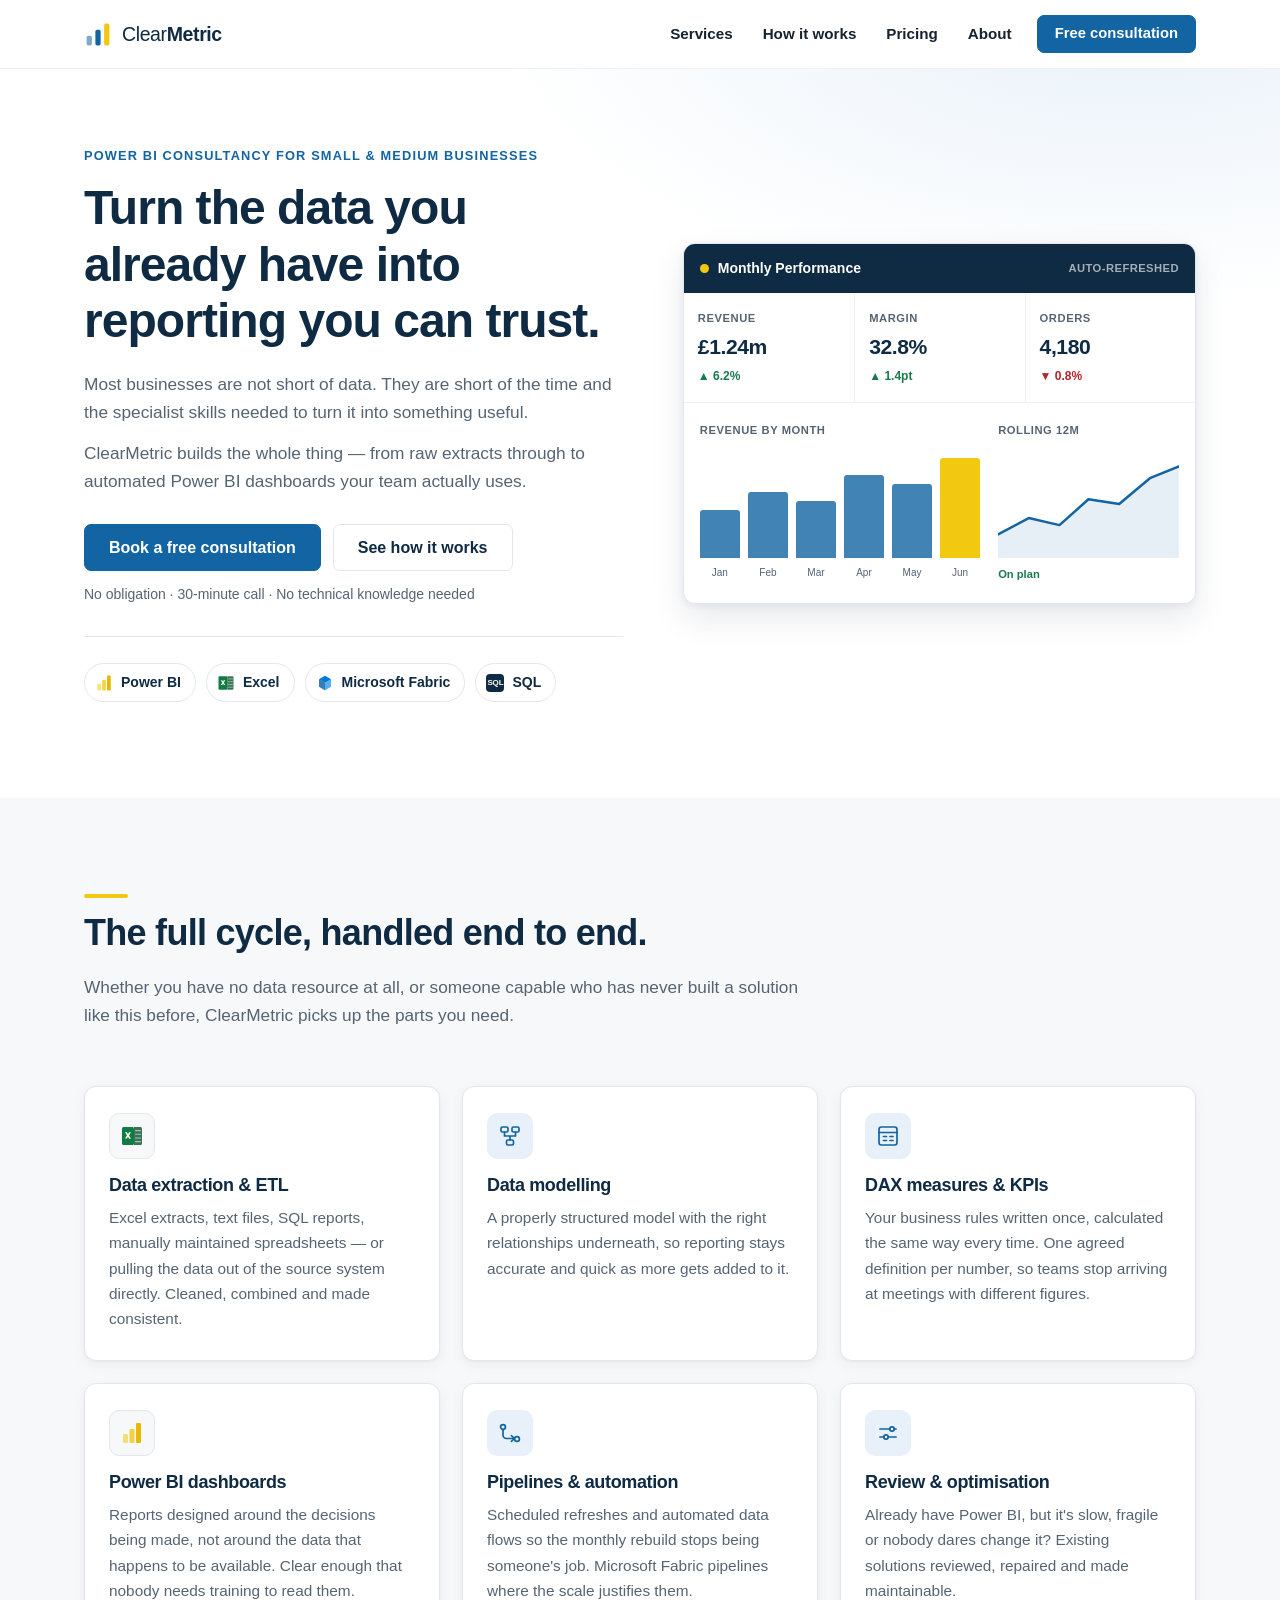
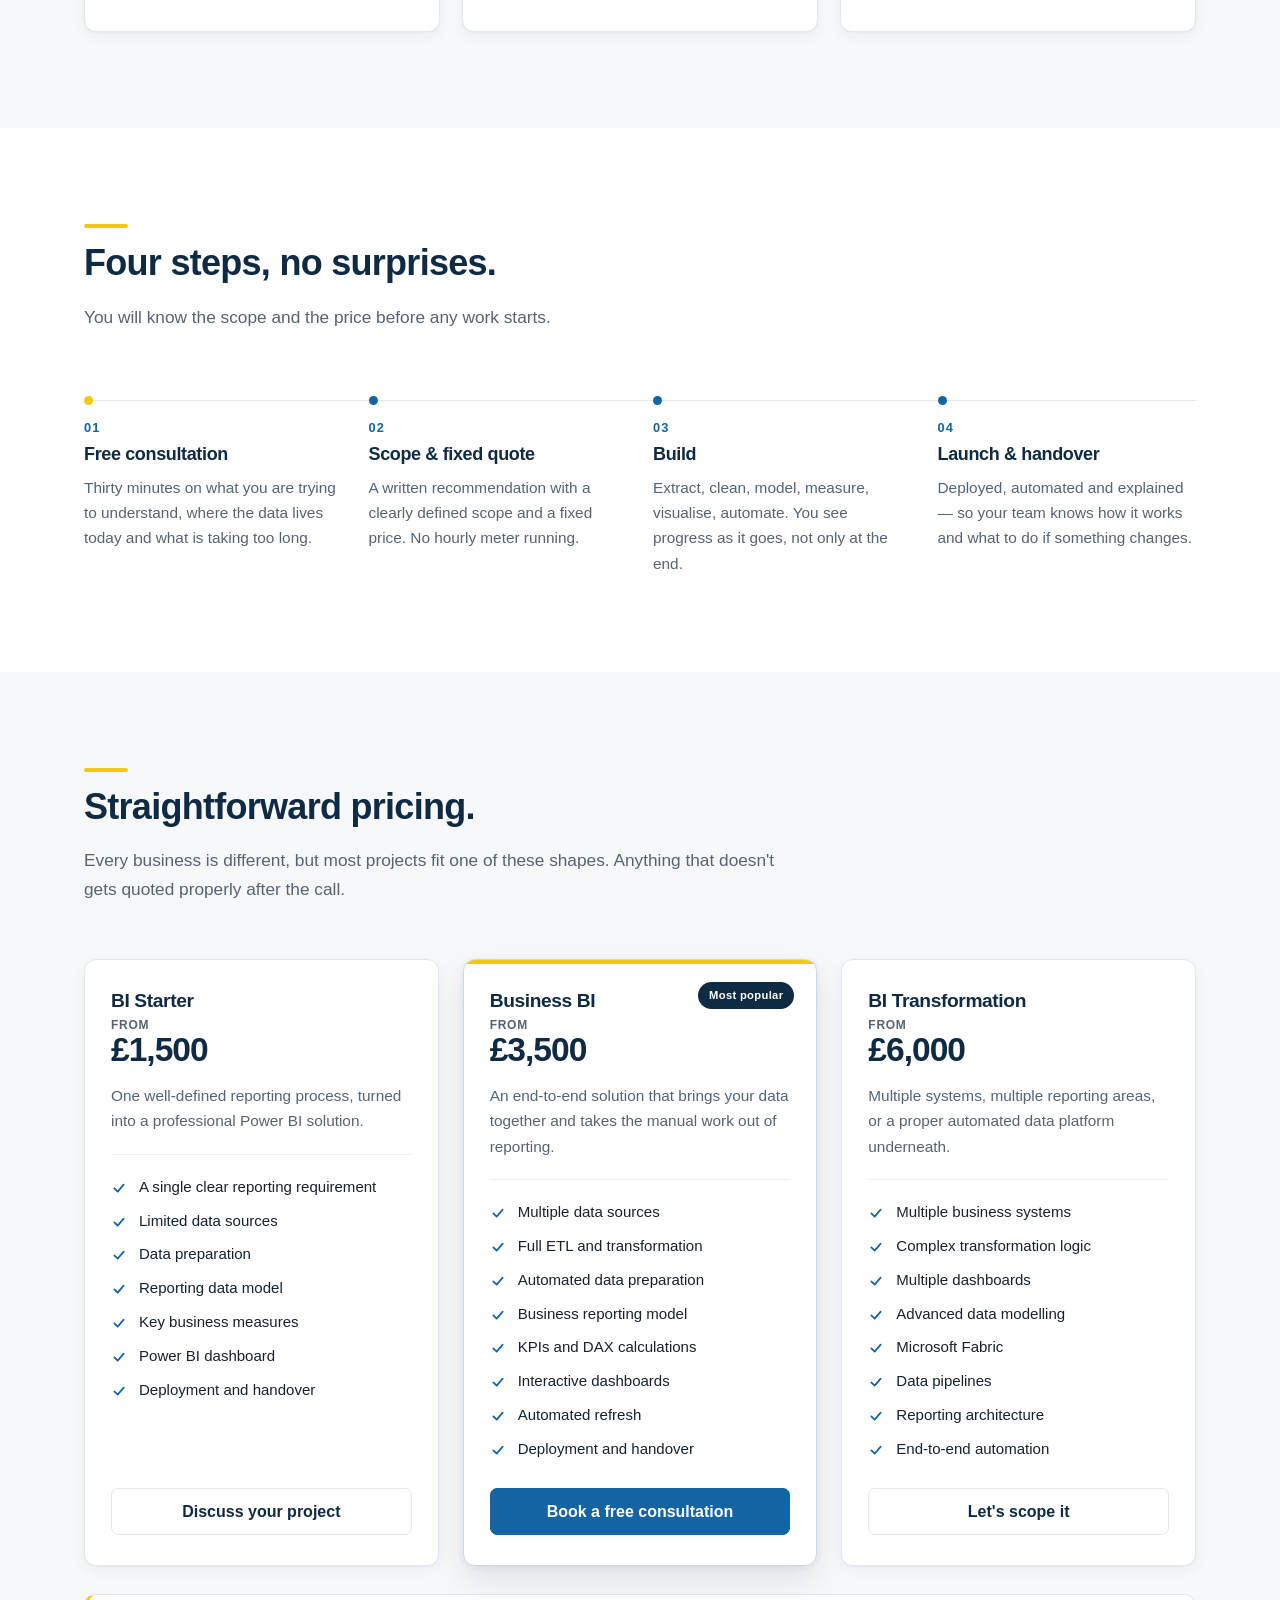
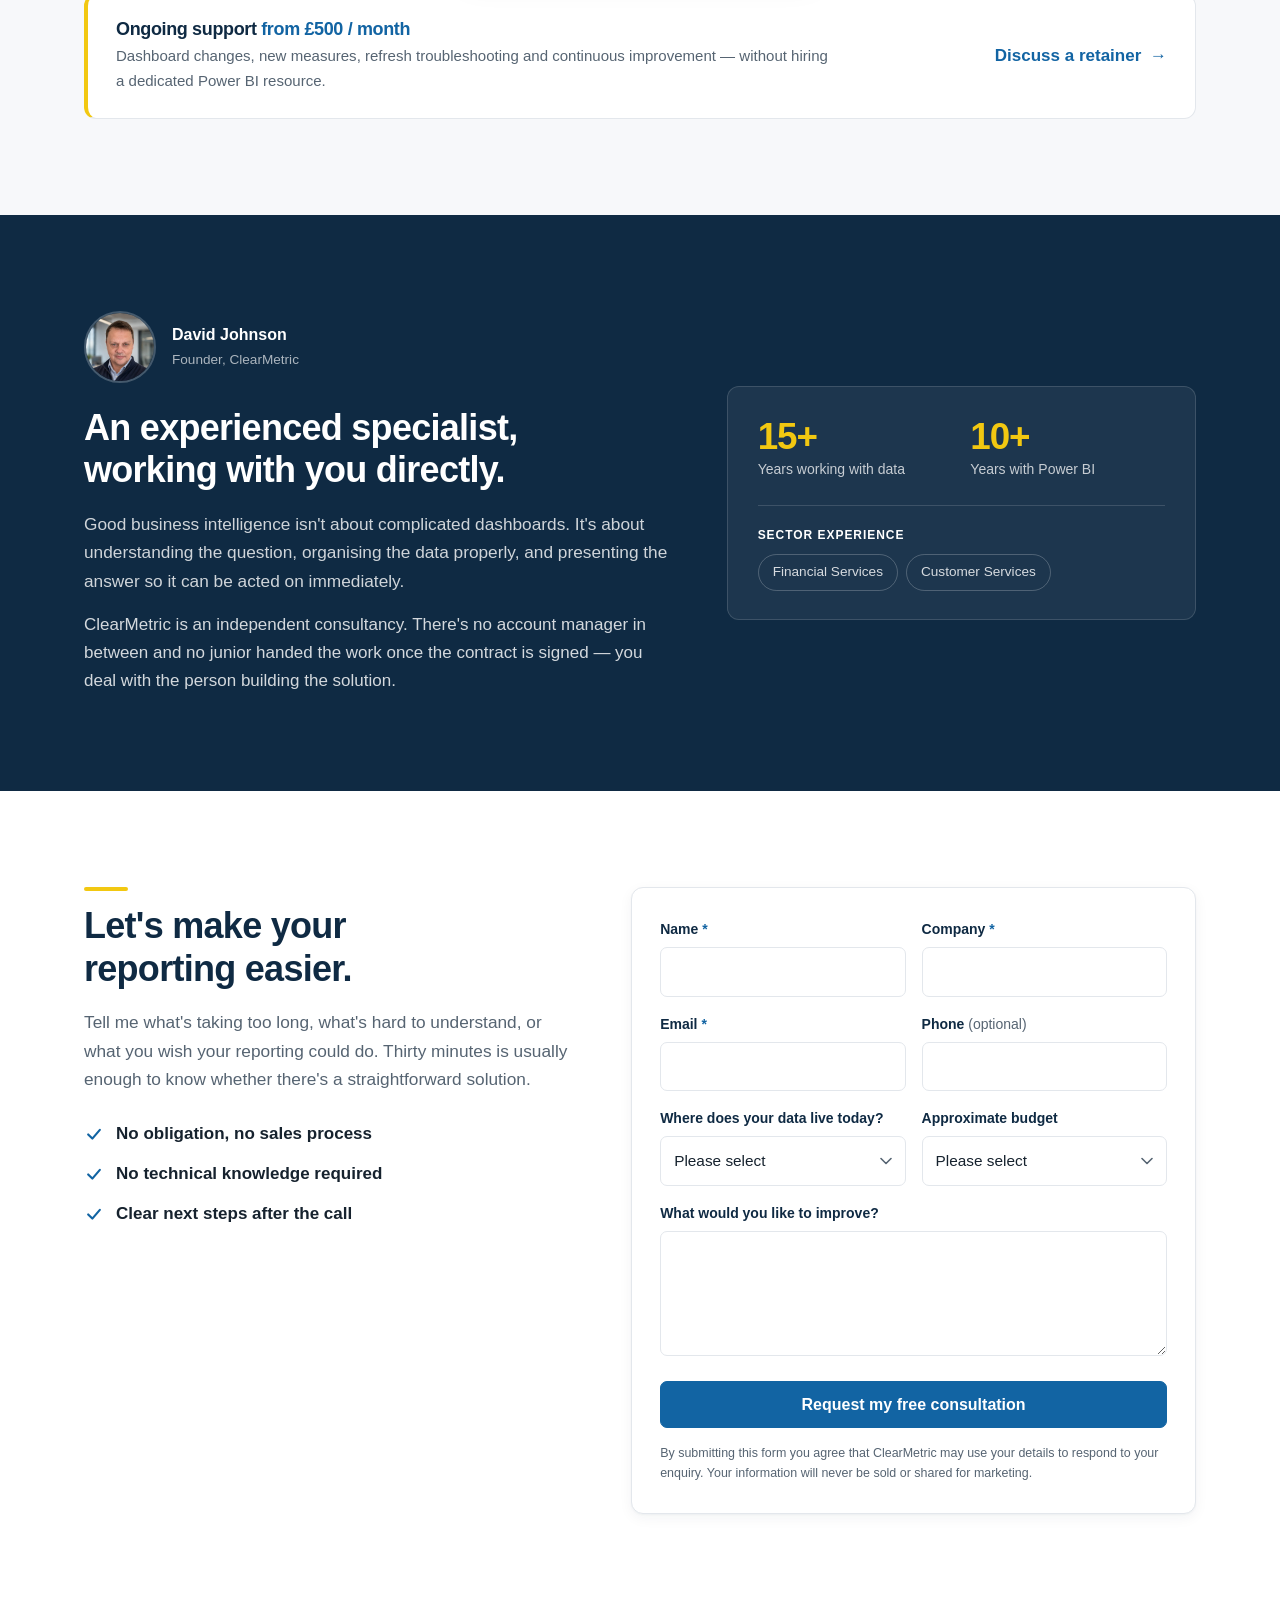
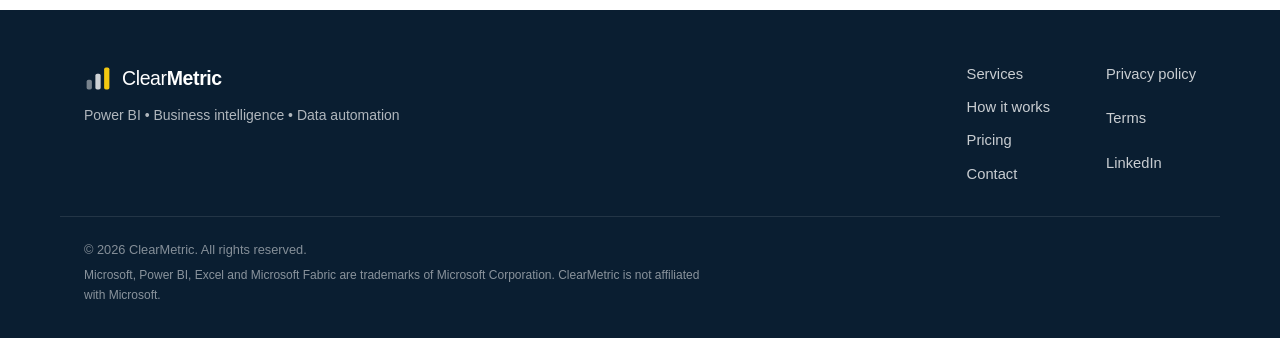
<file: index.html>
<!DOCTYPE html>
<html lang="en-GB">
<head>
<meta charset="utf-8">
<meta name="viewport" content="width=device-width, initial-scale=1">

<title>Power BI Consultant for SMEs | ClearMetric</title>
<meta name="description" content="ClearMetric turns spreadsheets and manual reporting into automated Power BI dashboards for small and medium businesses without a dedicated data team.">

<link rel="canonical" href="https://www.clear-metric.co.uk/">

<meta property="og:type" content="website">
<meta property="og:title" content="Power BI Consultant for SMEs | ClearMetric">
<meta property="og:description" content="ClearMetric turns spreadsheets and manual reporting into automated Power BI dashboards for small and medium businesses without a dedicated data team.">
<meta property="og:url" content="https://www.clear-metric.co.uk/">
<meta property="og:image" content="https://www.clear-metric.co.uk/assets/og-image.png">
<meta property="og:image:width" content="1200">
<meta property="og:image:height" content="630">
<meta property="og:site_name" content="ClearMetric">
<meta property="og:locale" content="en_GB">

<meta name="twitter:card" content="summary_large_image">
<meta name="twitter:title" content="Power BI Consultant for SMEs | ClearMetric">
<meta name="twitter:description" content="ClearMetric turns spreadsheets and manual reporting into automated Power BI dashboards for small and medium businesses without a dedicated data team.">
<meta name="twitter:image" content="https://www.clear-metric.co.uk/assets/og-image.png">

<meta name="theme-color" content="#0F2A43">
<link rel="icon" href="assets/favicon.svg" type="image/svg+xml">
<link rel="stylesheet" href="css/styles.css">

<script type="application/ld+json">
{
  "@context": "https://schema.org",
  "@type": "ProfessionalService",
  "name": "ClearMetric",
  "description": "Power BI and business intelligence consultancy for small and medium businesses. Data extraction and ETL, data modelling, DAX measures, pipelines, dashboards and reporting automation.",
  "url": "https://www.clear-metric.co.uk/",
  "areaServed": "GB",
  "serviceType": [
    "Power BI consultancy",
    "Business intelligence",
    "Data modelling",
    "ETL and data pipelines",
    "Reporting automation"
  ]
}
</script>
</head>
<body>

<a class="skip-link" href="#main">Skip to main content</a>

<!-- ==================================================================
     Shared icon definitions. Referenced with <use> so each Microsoft
     product mark is authored once. These are original SVGs drawn in the
     recognisable product shapes and brand colours — not official
     Microsoft assets.
     ================================================================== -->
<svg class="svg-defs" aria-hidden="true" focusable="false" xmlns="http://www.w3.org/2000/svg">
  <defs>
    <!-- Power BI: ascending columns in the product yellow. -->
    <symbol id="ico-powerbi" viewBox="0 0 24 24">
      <rect x="3"  y="13" width="5" height="9"  rx="1.2" fill="#F2C811" opacity=".55"/>
      <rect x="9.5" y="8" width="5" height="14" rx="1.2" fill="#F2C811" opacity=".8"/>
      <rect x="16" y="2"  width="5" height="20" rx="1.2" fill="#E8B900"/>
    </symbol>

    <!-- Excel: green document panel with the X. -->
    <symbol id="ico-excel" viewBox="0 0 24 24">
      <rect x="2" y="3" width="12" height="18" rx="1.6" fill="#107C41"/>
      <path d="M5 8.2h1.9l1.1 2 1.1-2H11l-2 3.3 2 3.3H9.1L8 12.8l-1.1 1.8H5l2-3.3z" fill="#FFFFFF"/>
      <path d="M14 3h6.4A1.6 1.6 0 0 1 22 4.6v14.8a1.6 1.6 0 0 1-1.6 1.6H14z" fill="#185C37" opacity=".85"/>
      <path d="M15.4 6.6h5.2M15.4 10.3h5.2M15.4 14h5.2M15.4 17.6h5.2" stroke="#FFFFFF" stroke-opacity=".55" stroke-width="1.1" stroke-linecap="round"/>
    </symbol>

    <!-- Microsoft Fabric: the four-way flow motif in the product blue. -->
    <symbol id="ico-fabric" viewBox="0 0 24 24">
      <path d="M12 2.4 20 7v10l-8 4.6L4 17V7z" fill="#0078D4" opacity=".18"/>
      <path d="M12 2.4 20 7l-8 4.6L4 7z" fill="#0078D4"/>
      <path d="M4 7v10l8 4.6v-10z" fill="#005A9E" opacity=".75"/>
      <path d="M20 7v10l-8 4.6v-10z" fill="#41A5EE" opacity=".85"/>
    </symbol>

    <!-- Neutral line icons for the remaining service cards. -->
    <symbol id="ico-model" viewBox="0 0 24 24">
      <rect x="3" y="3" width="7" height="5" rx="1.4"/>
      <rect x="14" y="3" width="7" height="5" rx="1.4"/>
      <rect x="8.5" y="16" width="7" height="5" rx="1.4"/>
      <path d="M6.5 8v4h11V8M12 12v4"/>
    </symbol>
    <symbol id="ico-dax" viewBox="0 0 24 24">
      <rect x="3" y="3" width="18" height="18" rx="2.4"/>
      <path d="M3 8.5h18M7.5 12.5h3M7.5 16.5h3M14 12.5h3M14 16.5h3"/>
    </symbol>
    <symbol id="ico-pipeline" viewBox="0 0 24 24">
      <circle cx="5" cy="6" r="2.4"/>
      <circle cx="19" cy="18" r="2.4"/>
      <path d="M5 8.4V14a3.5 3.5 0 0 0 3.5 3.5H16"/>
      <path d="M13.4 14.6 16.4 17.5 13.4 20.4"/>
    </symbol>
    <symbol id="ico-tune" viewBox="0 0 24 24">
      <path d="M4 8h10M18 8h2M4 16h4M12 16h8"/>
      <circle cx="16" cy="8" r="2.2"/>
      <circle cx="10" cy="16" r="2.2"/>
    </symbol>
    <symbol id="ico-tick" viewBox="0 0 24 24">
      <path d="M5 12.5 10 17.5 19 7"/>
    </symbol>
  </defs>
</svg>

<header class="site-header" id="top">
  <div class="container header-inner">
    <a class="brand" href="#top" aria-label="ClearMetric — home">
      <span class="brand-mark" aria-hidden="true">
        <svg viewBox="0 0 32 32" focusable="false">
          <rect x="3"  y="18" width="6" height="11" rx="2" fill="#1264A3" opacity=".55"/>
          <rect x="13" y="11" width="6" height="18" rx="2" fill="#1264A3"/>
          <rect x="23" y="4"  width="6" height="25" rx="2" fill="#F2C811"/>
        </svg>
      </span>
      <span class="brand-name">Clear<strong>Metric</strong></span>
    </a>

    <button class="nav-toggle" id="navToggle" type="button" aria-label="Open menu" aria-expanded="false" aria-controls="primaryNav">
      <span class="nav-toggle-bars" aria-hidden="true"><span></span><span></span><span></span></span>
    </button>

    <nav class="primary-nav" id="primaryNav" aria-label="Primary">
      <ul class="nav-list">
        <li><a href="#services">Services</a></li>
        <li><a href="#how-it-works">How it works</a></li>
        <li><a href="#pricing">Pricing</a></li>
        <li><a href="#about">About</a></li>
        <li class="nav-cta-item"><a class="btn btn-primary btn-sm" href="#contact">Free consultation</a></li>
      </ul>
    </nav>
  </div>
</header>

<main id="main">

  <!-- ============================ 1. HERO ============================ -->
  <section class="section hero">
    <div class="container hero-grid">

      <div class="hero-copy">
        <p class="eyebrow">Power BI consultancy for small &amp; medium businesses</p>
        <h1>Turn the data you already have into reporting you can trust.</h1>
        <p class="lead">Most businesses are not short of data. They are short of the time and the specialist skills needed to turn it into something useful.</p>
        <p class="lead">ClearMetric builds the whole thing — from raw extracts through to automated Power BI dashboards your team actually uses.</p>

        <div class="btn-row">
          <a class="btn btn-primary" href="#contact">Book a free consultation</a>
          <a class="btn btn-secondary" href="#how-it-works">See how it works</a>
        </div>
        <p class="fine-print">No obligation &middot; 30-minute call &middot; No technical knowledge needed</p>

        <ul class="tool-row plain-list" aria-label="Technologies used">
          <li><svg class="tool-ico" aria-hidden="true" focusable="false"><use href="#ico-powerbi"/></svg>Power BI</li>
          <li><svg class="tool-ico" aria-hidden="true" focusable="false"><use href="#ico-excel"/></svg>Excel</li>
          <li><svg class="tool-ico" aria-hidden="true" focusable="false"><use href="#ico-fabric"/></svg>Microsoft Fabric</li>
          <li><span class="tool-ico tool-ico-sql" aria-hidden="true">SQL</span>SQL</li>
        </ul>
      </div>

      <!-- Illustrative only — built from HTML, CSS and inline SVG. -->
      <div class="hero-visual" aria-hidden="true">
        <div class="dash">
          <div class="dash-bar">
            <span class="dash-dot"></span>
            <span class="dash-title">Monthly Performance</span>
            <span class="dash-live">Auto-refreshed</span>
          </div>

          <div class="kpi-row">
            <div class="kpi">
              <span class="kpi-label">Revenue</span>
              <span class="kpi-value">&pound;1.24m</span>
              <span class="kpi-delta up">&#9650; 6.2%</span>
            </div>
            <div class="kpi">
              <span class="kpi-label">Margin</span>
              <span class="kpi-value">32.8%</span>
              <span class="kpi-delta up">&#9650; 1.4pt</span>
            </div>
            <div class="kpi">
              <span class="kpi-label">Orders</span>
              <span class="kpi-value">4,180</span>
              <span class="kpi-delta down">&#9660; 0.8%</span>
            </div>
          </div>

          <div class="chart-row">
            <div class="bar-chart">
              <p class="chart-label">Revenue by month</p>
              <div class="bars">
                <span style="height:44%"></span>
                <span style="height:61%"></span>
                <span style="height:53%"></span>
                <span style="height:77%"></span>
                <span style="height:68%"></span>
                <span class="bar-hi" style="height:92%"></span>
              </div>
              <div class="axis"><span>Jan</span><span>Feb</span><span>Mar</span><span>Apr</span><span>May</span><span>Jun</span></div>
            </div>

            <div class="trend">
              <p class="chart-label">Rolling 12m</p>
              <svg viewBox="0 0 100 46" preserveAspectRatio="none" focusable="false">
                <polygon class="trend-fill" points="0,36 17,29 34,32 50,21 67,23 84,12 100,7 100,46 0,46"/>
                <polyline class="trend-line" points="0,36 17,29 34,32 50,21 67,23 84,12 100,7"/>
              </svg>
              <p class="trend-foot">On plan</p>
            </div>
          </div>
        </div>
      </div>

    </div>
  </section>

  <!-- ========================== 2. SERVICES ========================== -->
  <section id="services" class="section section-muted">
    <div class="container">
      <div class="section-head">
        <h2>The full cycle, handled end to end.</h2>
        <p class="lead">Whether you have no data resource at all, or someone capable who has never built a solution like this before, ClearMetric picks up the parts you need.</p>
      </div>

      <ul class="card-grid plain-list">
        <li class="card service-card">
          <span class="card-ico card-ico-brand" aria-hidden="true">
            <svg focusable="false"><use href="#ico-excel"/></svg>
          </span>
          <h3>Data extraction &amp; ETL</h3>
          <p>Excel extracts, text files, SQL reports, manually maintained spreadsheets — or pulling the data out of the source system directly. Cleaned, combined and made consistent.</p>
        </li>

        <li class="card service-card">
          <span class="card-ico" aria-hidden="true">
            <svg class="line-ico" focusable="false"><use href="#ico-model"/></svg>
          </span>
          <h3>Data modelling</h3>
          <p>A properly structured model with the right relationships underneath, so reporting stays accurate and quick as more gets added to it.</p>
        </li>

        <li class="card service-card">
          <span class="card-ico" aria-hidden="true">
            <svg class="line-ico" focusable="false"><use href="#ico-dax"/></svg>
          </span>
          <h3>DAX measures &amp; KPIs</h3>
          <p>Your business rules written once, calculated the same way every time. One agreed definition per number, so teams stop arriving at meetings with different figures.</p>
        </li>

        <li class="card service-card">
          <span class="card-ico card-ico-brand" aria-hidden="true">
            <svg focusable="false"><use href="#ico-powerbi"/></svg>
          </span>
          <h3>Power BI dashboards</h3>
          <p>Reports designed around the decisions being made, not around the data that happens to be available. Clear enough that nobody needs training to read them.</p>
        </li>

        <li class="card service-card">
          <span class="card-ico" aria-hidden="true">
            <svg class="line-ico" focusable="false"><use href="#ico-pipeline"/></svg>
          </span>
          <h3>Pipelines &amp; automation</h3>
          <p>Scheduled refreshes and automated data flows so the monthly rebuild stops being someone's job. Microsoft Fabric pipelines where the scale justifies them.</p>
        </li>

        <li class="card service-card">
          <span class="card-ico" aria-hidden="true">
            <svg class="line-ico" focusable="false"><use href="#ico-tune"/></svg>
          </span>
          <h3>Review &amp; optimisation</h3>
          <p>Already have Power BI, but it's slow, fragile or nobody dares change it? Existing solutions reviewed, repaired and made maintainable.</p>
        </li>
      </ul>
    </div>
  </section>

  <!-- ======================= 3. HOW IT WORKS ======================== -->
  <section id="how-it-works" class="section">
    <div class="container">
      <div class="section-head">
        <h2>Four steps, no surprises.</h2>
        <p class="lead">You will know the scope and the price before any work starts.</p>
      </div>

      <ol class="timeline plain-list">
        <li class="step">
          <span class="step-num">01</span>
          <h3>Free consultation</h3>
          <p>Thirty minutes on what you are trying to understand, where the data lives today and what is taking too long.</p>
        </li>
        <li class="step">
          <span class="step-num">02</span>
          <h3>Scope &amp; fixed quote</h3>
          <p>A written recommendation with a clearly defined scope and a fixed price. No hourly meter running.</p>
        </li>
        <li class="step">
          <span class="step-num">03</span>
          <h3>Build</h3>
          <p>Extract, clean, model, measure, visualise, automate. You see progress as it goes, not only at the end.</p>
        </li>
        <li class="step">
          <span class="step-num">04</span>
          <h3>Launch &amp; handover</h3>
          <p>Deployed, automated and explained — so your team knows how it works and what to do if something changes.</p>
        </li>
      </ol>
    </div>
  </section>

  <!-- ========================== 4. PRICING ========================== -->
  <section id="pricing" class="section section-muted">
    <div class="container">
      <div class="section-head">
        <h2>Straightforward pricing.</h2>
        <p class="lead">Every business is different, but most projects fit one of these shapes. Anything that doesn't gets quoted properly after the call.</p>
      </div>

      <ul class="pricing-grid plain-list">
        <li class="card price-card">
          <h3 class="plan-name">BI Starter</h3>
          <p class="plan-price"><span class="from">From</span> &pound;1,500</p>
          <p class="plan-desc">One well-defined reporting process, turned into a professional Power BI solution.</p>
          <ul class="feature-list plain-list">
            <li><svg class="feat-tick" aria-hidden="true" focusable="false"><use href="#ico-tick"/></svg>A single clear reporting requirement</li>
            <li><svg class="feat-tick" aria-hidden="true" focusable="false"><use href="#ico-tick"/></svg>Limited data sources</li>
            <li><svg class="feat-tick" aria-hidden="true" focusable="false"><use href="#ico-tick"/></svg>Data preparation</li>
            <li><svg class="feat-tick" aria-hidden="true" focusable="false"><use href="#ico-tick"/></svg>Reporting data model</li>
            <li><svg class="feat-tick" aria-hidden="true" focusable="false"><use href="#ico-tick"/></svg>Key business measures</li>
            <li><svg class="feat-tick" aria-hidden="true" focusable="false"><use href="#ico-tick"/></svg>Power BI dashboard</li>
            <li><svg class="feat-tick" aria-hidden="true" focusable="false"><use href="#ico-tick"/></svg>Deployment and handover</li>
          </ul>
          <a class="btn btn-secondary btn-block" href="#contact">Discuss your project</a>
        </li>

        <li class="card price-card price-card-featured">
          <span class="badge">Most popular</span>
          <h3 class="plan-name">Business BI</h3>
          <p class="plan-price"><span class="from">From</span> &pound;3,500</p>
          <p class="plan-desc">An end-to-end solution that brings your data together and takes the manual work out of reporting.</p>
          <ul class="feature-list plain-list">
            <li><svg class="feat-tick" aria-hidden="true" focusable="false"><use href="#ico-tick"/></svg>Multiple data sources</li>
            <li><svg class="feat-tick" aria-hidden="true" focusable="false"><use href="#ico-tick"/></svg>Full ETL and transformation</li>
            <li><svg class="feat-tick" aria-hidden="true" focusable="false"><use href="#ico-tick"/></svg>Automated data preparation</li>
            <li><svg class="feat-tick" aria-hidden="true" focusable="false"><use href="#ico-tick"/></svg>Business reporting model</li>
            <li><svg class="feat-tick" aria-hidden="true" focusable="false"><use href="#ico-tick"/></svg>KPIs and DAX calculations</li>
            <li><svg class="feat-tick" aria-hidden="true" focusable="false"><use href="#ico-tick"/></svg>Interactive dashboards</li>
            <li><svg class="feat-tick" aria-hidden="true" focusable="false"><use href="#ico-tick"/></svg>Automated refresh</li>
            <li><svg class="feat-tick" aria-hidden="true" focusable="false"><use href="#ico-tick"/></svg>Deployment and handover</li>
          </ul>
          <a class="btn btn-primary btn-block" href="#contact">Book a free consultation</a>
        </li>

        <li class="card price-card">
          <h3 class="plan-name">BI Transformation</h3>
          <p class="plan-price"><span class="from">From</span> &pound;6,000</p>
          <p class="plan-desc">Multiple systems, multiple reporting areas, or a proper automated data platform underneath.</p>
          <ul class="feature-list plain-list">
            <li><svg class="feat-tick" aria-hidden="true" focusable="false"><use href="#ico-tick"/></svg>Multiple business systems</li>
            <li><svg class="feat-tick" aria-hidden="true" focusable="false"><use href="#ico-tick"/></svg>Complex transformation logic</li>
            <li><svg class="feat-tick" aria-hidden="true" focusable="false"><use href="#ico-tick"/></svg>Multiple dashboards</li>
            <li><svg class="feat-tick" aria-hidden="true" focusable="false"><use href="#ico-tick"/></svg>Advanced data modelling</li>
            <li><svg class="feat-tick" aria-hidden="true" focusable="false"><use href="#ico-tick"/></svg>Microsoft Fabric</li>
            <li><svg class="feat-tick" aria-hidden="true" focusable="false"><use href="#ico-tick"/></svg>Data pipelines</li>
            <li><svg class="feat-tick" aria-hidden="true" focusable="false"><use href="#ico-tick"/></svg>Reporting architecture</li>
            <li><svg class="feat-tick" aria-hidden="true" focusable="false"><use href="#ico-tick"/></svg>End-to-end automation</li>
          </ul>
          <a class="btn btn-secondary btn-block" href="#contact">Let's scope it</a>
        </li>
      </ul>

      <div class="retainer-strip">
        <div class="retainer-copy">
          <h3>Ongoing support <span class="retainer-price">from &pound;500 / month</span></h3>
          <p>Dashboard changes, new measures, refresh troubleshooting and continuous improvement — without hiring a dedicated Power BI resource.</p>
        </div>
        <a class="link-arrow" href="#contact">Discuss a retainer <span aria-hidden="true">&rarr;</span></a>
      </div>
    </div>
  </section>

  <!-- =========================== 5. ABOUT =========================== -->
  <section id="about" class="section section-dark">
    <div class="container about-grid">
      <div class="about-copy">
        <div class="about-byline">
          <img class="about-photo" src="assets/david-johnson.jpg" alt="David Johnson, founder of ClearMetric" width="72" height="72">
          <div>
            <p class="about-name">David Johnson</p>
            <p class="about-role">Founder, ClearMetric</p>
          </div>
        </div>
        <h2>An experienced specialist, working with you directly.</h2>
        <p class="lead">Good business intelligence isn't about complicated dashboards. It's about understanding the question, organising the data properly, and presenting the answer so it can be acted on immediately.</p>
        <p>ClearMetric is an independent consultancy. There's no account manager in between and no junior handed the work once the contract is signed — you deal with the person building the solution.</p>
      </div>

      <div class="about-panel">
        <ul class="stat-list plain-list">
          <li><span class="stat-num">15+</span><span class="stat-label">Years working with data</span></li>
          <li><span class="stat-num">10+</span><span class="stat-label">Years with Power BI</span></li>
        </ul>
        <div class="sector-block">
          <h3 class="mini-head">Sector experience</h3>
          <ul class="pill-list plain-list">
            <li>Financial Services</li>
            <li>Customer Services</li>
          </ul>
        </div>
      </div>
    </div>
  </section>

  <!-- ========================== 6. CONTACT ========================== -->
  <section id="contact" class="section">
    <div class="container contact-grid">

      <div class="contact-copy">
        <h2>Let's make your reporting easier.</h2>
        <p class="lead">Tell me what's taking too long, what's hard to understand, or what you wish your reporting could do. Thirty minutes is usually enough to know whether there's a straightforward solution.</p>
        <ul class="reassurance plain-list">
          <li><svg class="tick-blue" aria-hidden="true" focusable="false"><use href="#ico-tick"/></svg>No obligation, no sales process</li>
          <li><svg class="tick-blue" aria-hidden="true" focusable="false"><use href="#ico-tick"/></svg>No technical knowledge required</li>
          <li><svg class="tick-blue" aria-hidden="true" focusable="false"><use href="#ico-tick"/></svg>Clear next steps after the call</li>
        </ul>
      </div>

      <div class="card form-card">
        <form id="enquiryForm" novalidate action="https://formsubmit.co/info@clear-metric.co.uk" method="POST">
          <!-- FormSubmit.co config fields — see js/script.js for the AJAX
               submission that normally handles this instead. These only
               apply as a fallback if JavaScript is unavailable. -->
          <input type="hidden" name="_subject" value="New enquiry — ClearMetric website">
          <input type="hidden" name="_template" value="table">
          <input type="hidden" name="_captcha" value="false">
          <input type="text" name="_honey" style="display:none" tabindex="-1" autocomplete="off">
          <div class="field-row">
            <div class="field">
              <label for="name">Name <span class="req" aria-hidden="true">*</span></label>
              <input type="text" id="name" name="name" autocomplete="name" required>
              <p class="field-error" id="name-error" hidden></p>
            </div>
            <div class="field">
              <label for="company">Company <span class="req" aria-hidden="true">*</span></label>
              <input type="text" id="company" name="company" autocomplete="organization" required>
              <p class="field-error" id="company-error" hidden></p>
            </div>
          </div>

          <div class="field-row">
            <div class="field">
              <label for="email">Email <span class="req" aria-hidden="true">*</span></label>
              <input type="email" id="email" name="email" autocomplete="email" required>
              <p class="field-error" id="email-error" hidden></p>
            </div>
            <div class="field">
              <label for="phone">Phone <span class="optional">(optional)</span></label>
              <input type="tel" id="phone" name="phone" autocomplete="tel">
            </div>
          </div>

          <div class="field-row">
            <div class="field">
              <label for="dataLocation">Where does your data live today?</label>
              <select id="dataLocation" name="dataLocation">
                <option value="">Please select</option>
                <option>Excel / spreadsheets</option>
                <option>SQL database</option>
                <option>A business system or software</option>
                <option>Power BI already</option>
                <option>Several places</option>
                <option>Not sure</option>
              </select>
            </div>
            <div class="field">
              <label for="budget">Approximate budget</label>
              <select id="budget" name="budget">
                <option value="">Please select</option>
                <option>Not sure yet</option>
                <option>Under &pound;1,500</option>
                <option>&pound;1,500 &ndash; &pound;3,500</option>
                <option>&pound;3,500 &ndash; &pound;6,000</option>
                <option>&pound;6,000 &ndash; &pound;10,000</option>
                <option>&pound;10,000+</option>
              </select>
            </div>
          </div>

          <div class="field">
            <label for="message">What would you like to improve?</label>
            <textarea id="message" name="message" rows="4"></textarea>
          </div>

          <button class="btn btn-primary btn-block" type="submit">Request my free consultation</button>

          <p class="gdpr">By submitting this form you agree that ClearMetric may use your details to respond to your enquiry. Your information will never be sold or shared for marketing.</p>
        </form>

        <div class="form-success" id="formSuccess" hidden tabindex="-1">
          <span class="success-ico" aria-hidden="true">
            <svg focusable="false"><use href="#ico-tick"/></svg>
          </span>
          <h3>Thank you — your enquiry has been received.</h3>
          <p>I'll be in touch shortly to arrange your free 30-minute consultation.</p>
          <button class="btn btn-secondary" type="button" id="formReset">Send another enquiry</button>
        </div>

        <p class="form-status" id="formStatus" role="status" aria-live="polite"></p>
      </div>

    </div>
  </section>

</main>

<footer class="site-footer">
  <div class="container footer-inner">
    <div class="footer-brand">
      <span class="footer-lockup">
        <span class="brand-mark" aria-hidden="true">
          <svg viewBox="0 0 32 32" focusable="false">
            <rect x="3"  y="18" width="6" height="11" rx="2" fill="#FFFFFF" opacity=".45"/>
            <rect x="13" y="11" width="6" height="18" rx="2" fill="#FFFFFF" opacity=".8"/>
            <rect x="23" y="4"  width="6" height="25" rx="2" fill="#F2C811"/>
          </svg>
        </span>
        <span class="brand-name">Clear<strong>Metric</strong></span>
      </span>
      <p>Power BI &bull; Business intelligence &bull; Data automation</p>
    </div>

    <nav class="footer-nav" aria-label="Footer">
      <ul class="plain-list">
        <li><a href="#services">Services</a></li>
        <li><a href="#how-it-works">How it works</a></li>
        <li><a href="#pricing">Pricing</a></li>
        <li><a href="#contact">Contact</a></li>
      </ul>
      <ul class="plain-list footer-placeholders">
        <li><a href="privacy-policy.html">Privacy policy</a></li>
        <li><a href="terms.html">Terms</a></li>
        <li><a href="https://www.linkedin.com/company/clear-metric" target="_blank" rel="noopener">LinkedIn</a></li>
      </ul>
    </nav>
  </div>

  <div class="container footer-legal">
    <p>&copy; <span id="year">2026</span> ClearMetric. All rights reserved.</p>
    <p class="trademark-note">Microsoft, Power BI, Excel and Microsoft Fabric are trademarks of Microsoft Corporation. ClearMetric is not affiliated with Microsoft.</p>
  </div>
</footer>

<script src="js/script.js" defer></script>
</body>
</html>
</file>
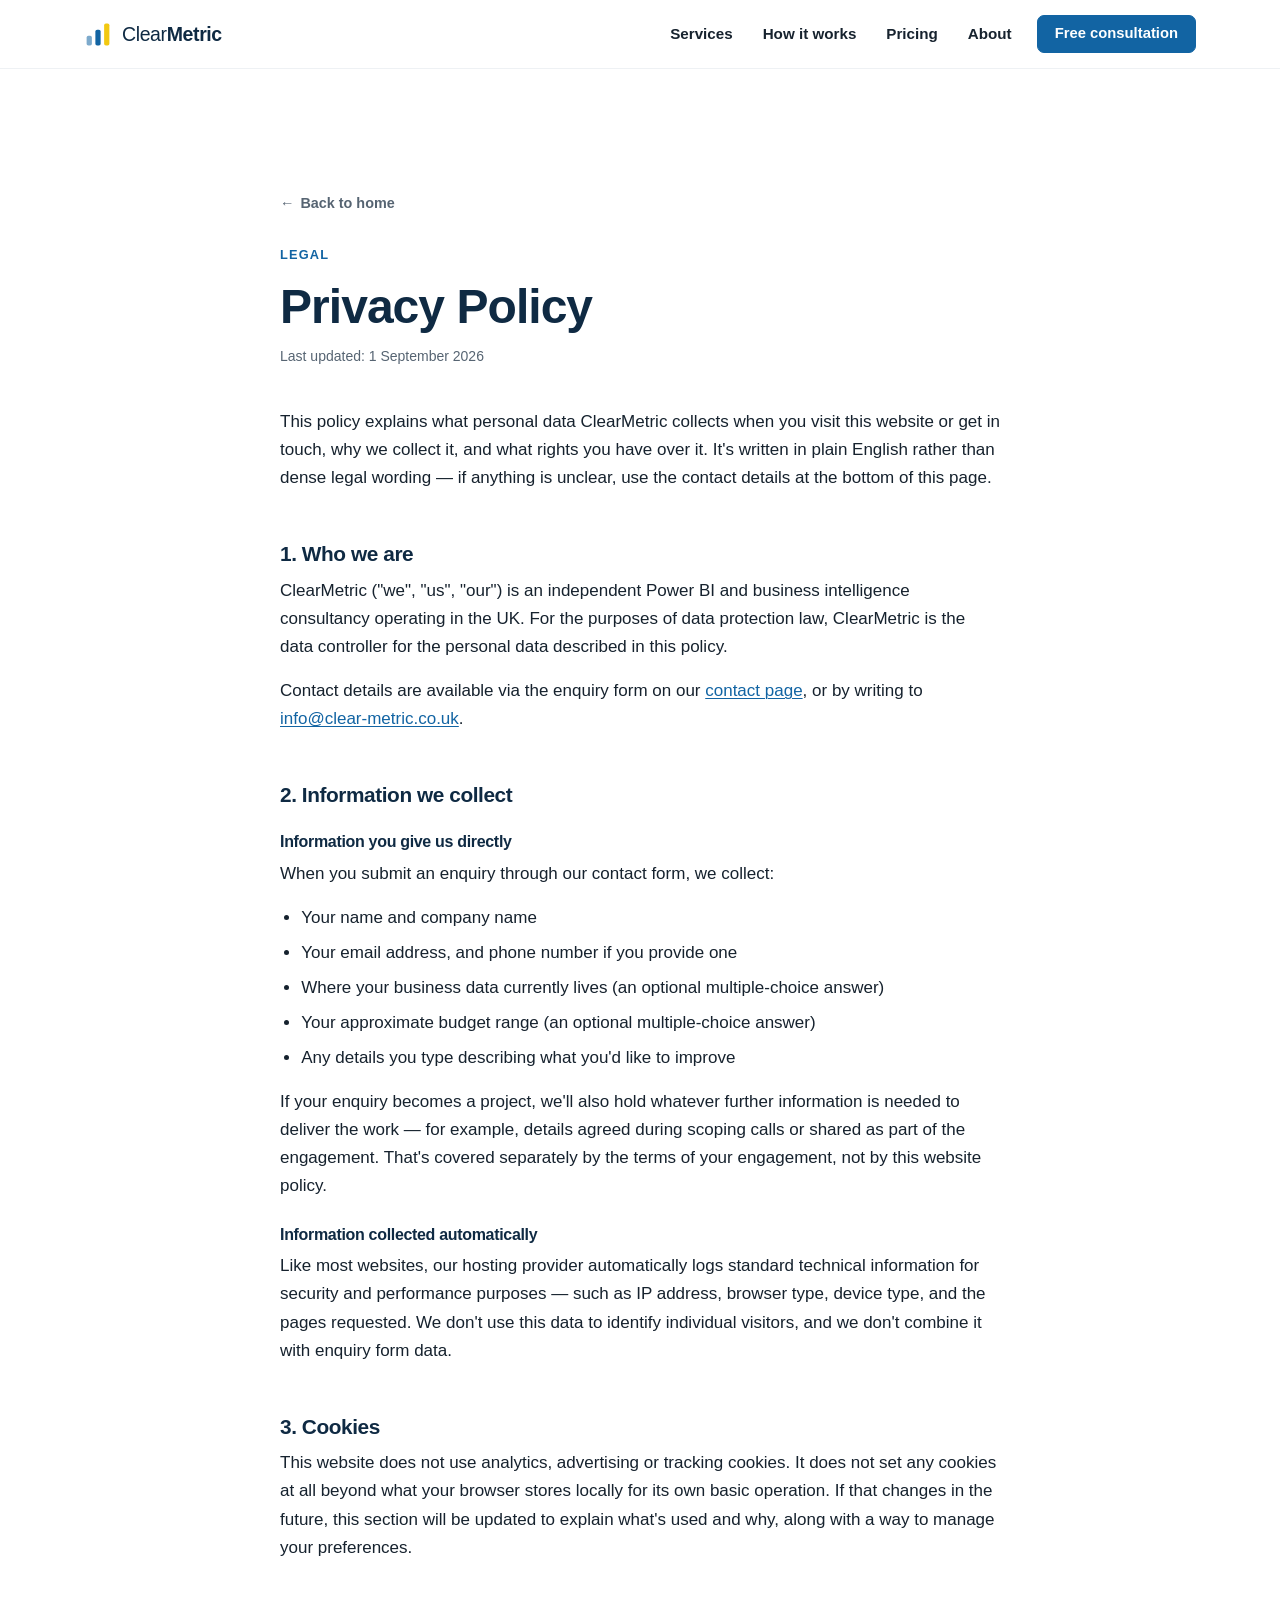
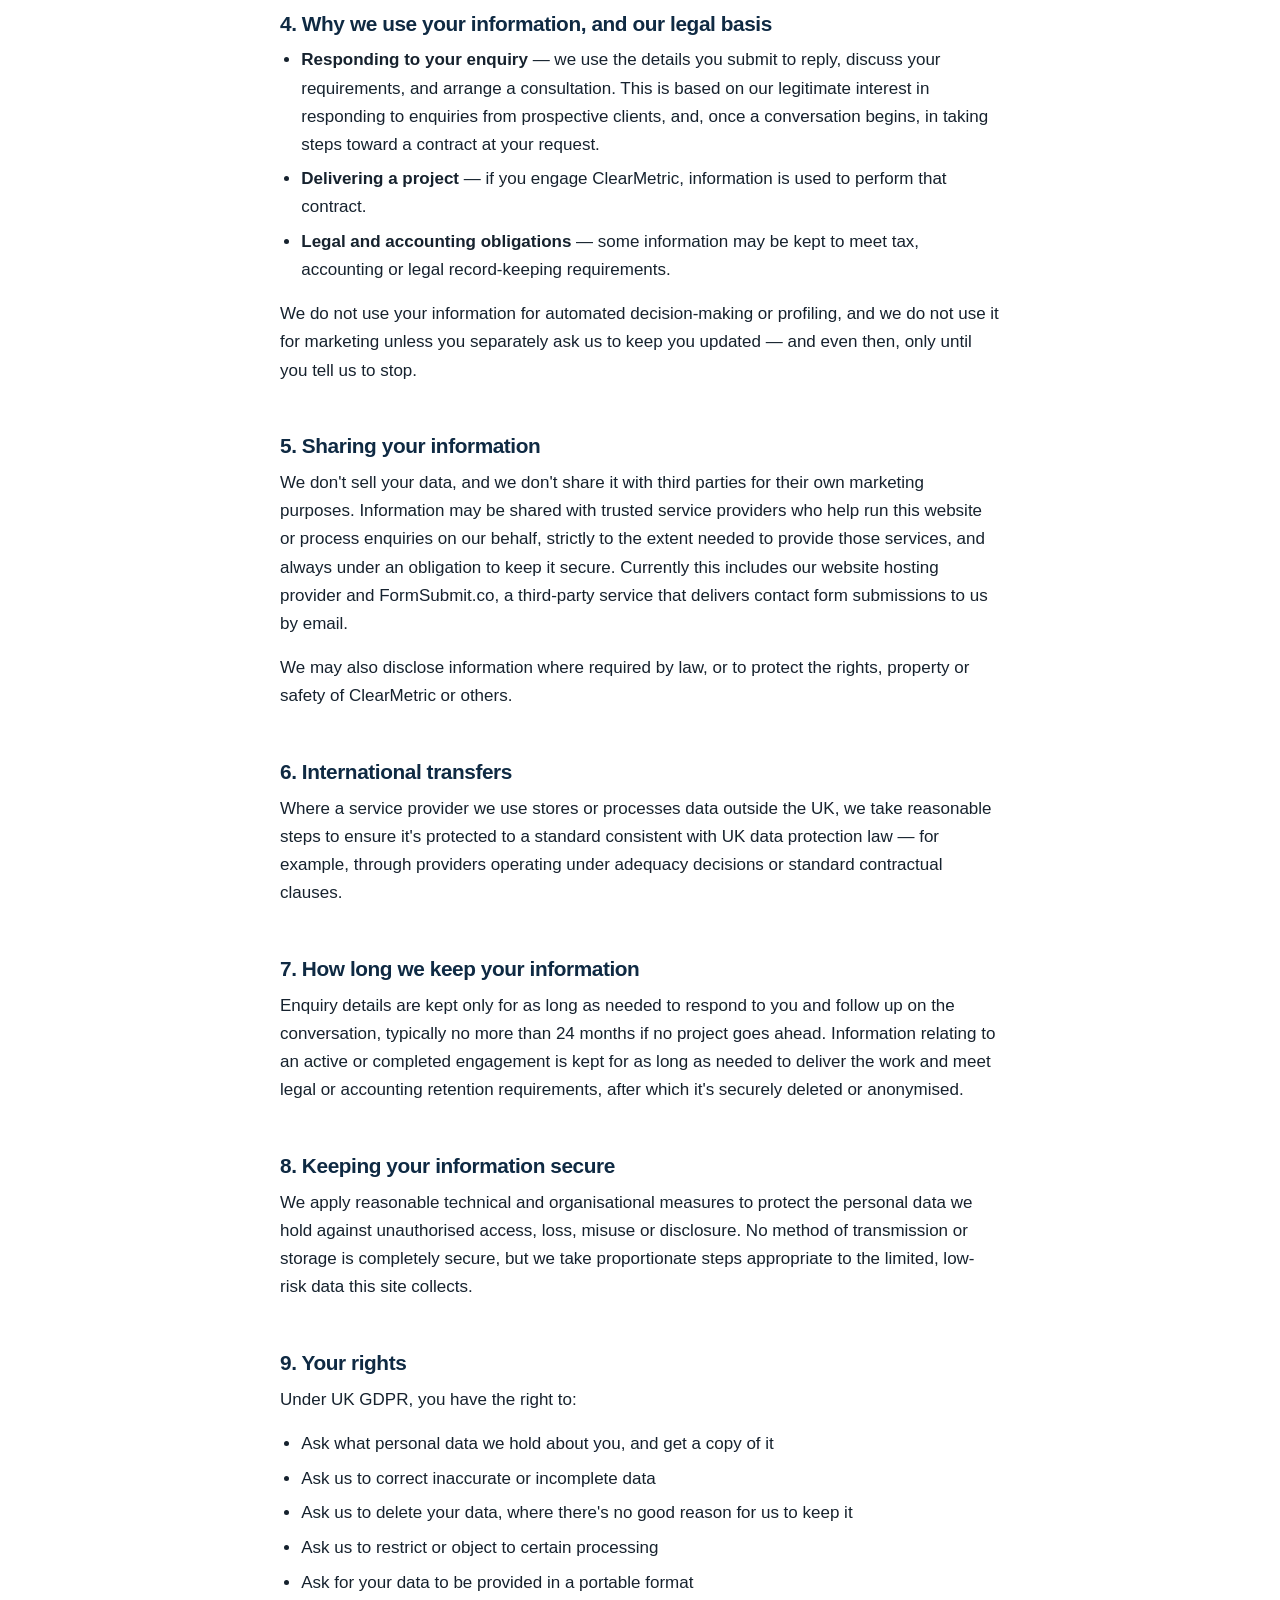
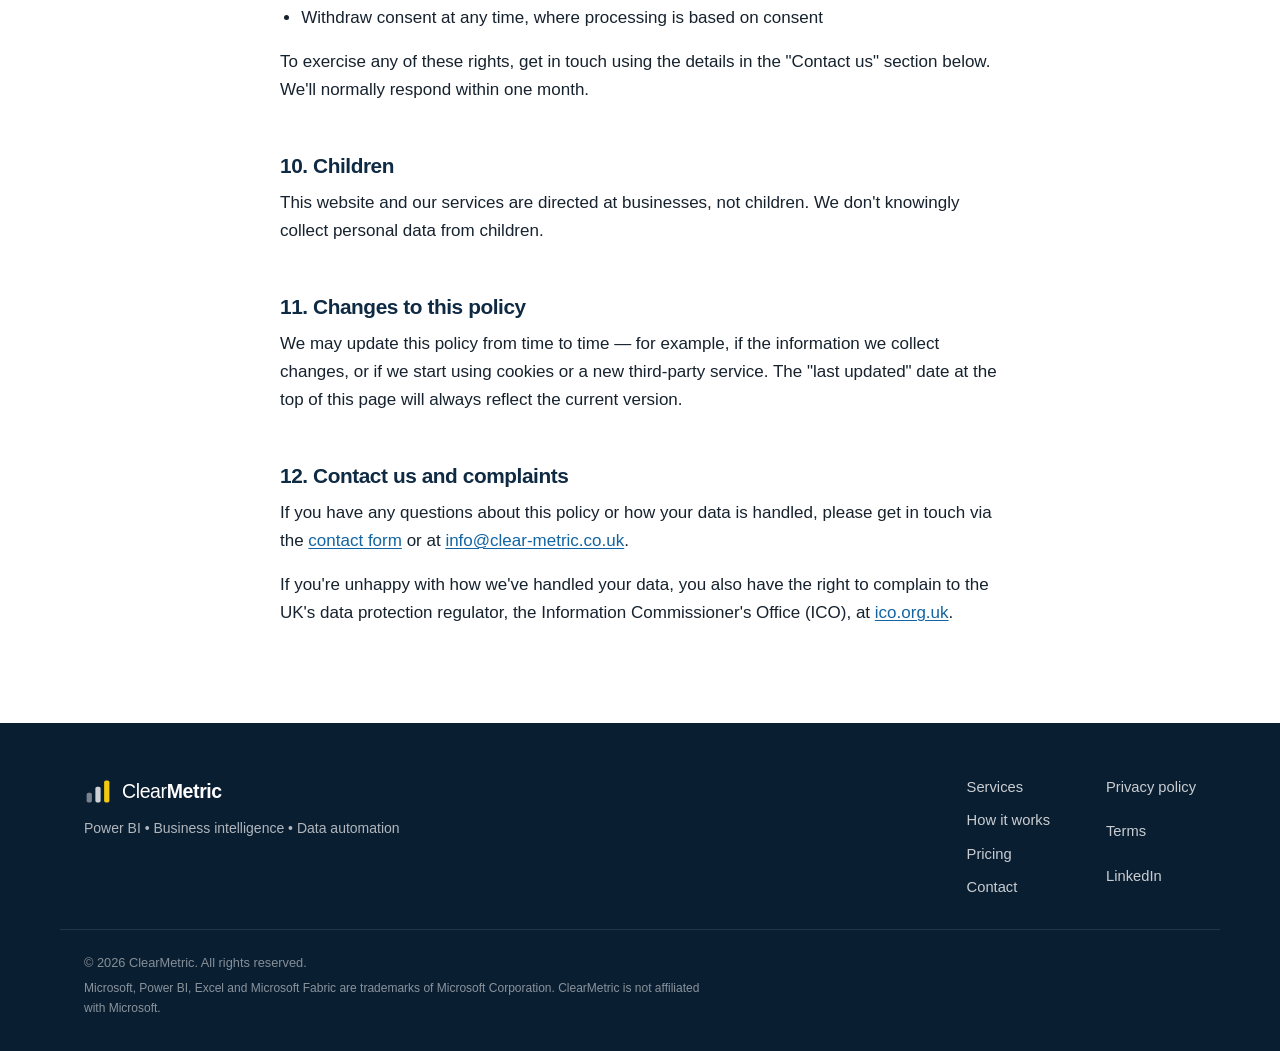
<file: privacy-policy.html>
<!DOCTYPE html>
<html lang="en-GB">
<head>
<meta charset="utf-8">
<meta name="viewport" content="width=device-width, initial-scale=1">

<title>Privacy Policy | ClearMetric</title>
<meta name="description" content="How ClearMetric collects, uses and protects your personal data, and how to exercise your data protection rights.">
<link rel="canonical" href="https://www.clear-metric.co.uk/privacy-policy.html">

<meta name="theme-color" content="#0F2A43">
<link rel="icon" href="assets/favicon.svg" type="image/svg+xml">
<link rel="stylesheet" href="css/styles.css">
</head>
<body>

<a class="skip-link" href="#main">Skip to main content</a>

<header class="site-header" id="top">
  <div class="container header-inner">
    <a class="brand" href="index.html" aria-label="ClearMetric — home">
      <span class="brand-mark" aria-hidden="true">
        <svg viewBox="0 0 32 32" focusable="false">
          <rect x="3"  y="18" width="6" height="11" rx="2" fill="#1264A3" opacity=".55"/>
          <rect x="13" y="11" width="6" height="18" rx="2" fill="#1264A3"/>
          <rect x="23" y="4"  width="6" height="25" rx="2" fill="#F2C811"/>
        </svg>
      </span>
      <span class="brand-name">Clear<strong>Metric</strong></span>
    </a>

    <button class="nav-toggle" id="navToggle" type="button" aria-label="Open menu" aria-expanded="false" aria-controls="primaryNav">
      <span class="nav-toggle-bars" aria-hidden="true"><span></span><span></span><span></span></span>
    </button>

    <nav class="primary-nav" id="primaryNav" aria-label="Primary">
      <ul class="nav-list">
        <li><a href="index.html#services">Services</a></li>
        <li><a href="index.html#how-it-works">How it works</a></li>
        <li><a href="index.html#pricing">Pricing</a></li>
        <li><a href="index.html#about">About</a></li>
        <li class="nav-cta-item"><a class="btn btn-primary btn-sm" href="index.html#contact">Free consultation</a></li>
      </ul>
    </nav>
  </div>
</header>

<main id="main">
  <section class="section legal-page">
    <div class="container">
      <div class="legal-content">
        <a class="back-link" href="index.html"><span aria-hidden="true">&larr;</span> Back to home</a>

        <p class="eyebrow">Legal</p>
        <h1>Privacy Policy</h1>
        <p class="fine-print">Last updated: 1 September 2026</p>

        <div class="legal-body">
          <p>This policy explains what personal data ClearMetric collects when you visit this website or get in touch, why we collect it, and what rights you have over it. It's written in plain English rather than dense legal wording — if anything is unclear, use the contact details at the bottom of this page.</p>

          <h2>1. Who we are</h2>
          <p>ClearMetric ("we", "us", "our") is an independent Power BI and business intelligence consultancy operating in the UK. For the purposes of data protection law, ClearMetric is the data controller for the personal data described in this policy.</p>
          <!-- PLACEHOLDER: add a registered business address and, if applicable, a company registration number here before publishing. -->
          <p>Contact details are available via the enquiry form on our <a href="index.html#contact">contact page</a>, or by writing to <a href="mailto:info@clear-metric.co.uk">info@clear-metric.co.uk</a>.</p>

          <h2>2. Information we collect</h2>
          <h3>Information you give us directly</h3>
          <p>When you submit an enquiry through our contact form, we collect:</p>
          <ul>
            <li>Your name and company name</li>
            <li>Your email address, and phone number if you provide one</li>
            <li>Where your business data currently lives (an optional multiple-choice answer)</li>
            <li>Your approximate budget range (an optional multiple-choice answer)</li>
            <li>Any details you type describing what you'd like to improve</li>
          </ul>
          <p>If your enquiry becomes a project, we'll also hold whatever further information is needed to deliver the work — for example, details agreed during scoping calls or shared as part of the engagement. That's covered separately by the terms of your engagement, not by this website policy.</p>

          <h3>Information collected automatically</h3>
          <p>Like most websites, our hosting provider automatically logs standard technical information for security and performance purposes — such as IP address, browser type, device type, and the pages requested. We don't use this data to identify individual visitors, and we don't combine it with enquiry form data.</p>

          <h2>3. Cookies</h2>
          <p>This website does not use analytics, advertising or tracking cookies. It does not set any cookies at all beyond what your browser stores locally for its own basic operation. If that changes in the future, this section will be updated to explain what's used and why, along with a way to manage your preferences.</p>

          <h2>4. Why we use your information, and our legal basis</h2>
          <ul>
            <li><strong>Responding to your enquiry</strong> — we use the details you submit to reply, discuss your requirements, and arrange a consultation. This is based on our legitimate interest in responding to enquiries from prospective clients, and, once a conversation begins, in taking steps toward a contract at your request.</li>
            <li><strong>Delivering a project</strong> — if you engage ClearMetric, information is used to perform that contract.</li>
            <li><strong>Legal and accounting obligations</strong> — some information may be kept to meet tax, accounting or legal record-keeping requirements.</li>
          </ul>
          <p>We do not use your information for automated decision-making or profiling, and we do not use it for marketing unless you separately ask us to keep you updated — and even then, only until you tell us to stop.</p>

          <h2>5. Sharing your information</h2>
          <p>We don't sell your data, and we don't share it with third parties for their own marketing purposes. Information may be shared with trusted service providers who help run this website or process enquiries on our behalf, strictly to the extent needed to provide those services, and always under an obligation to keep it secure. Currently this includes our website hosting provider and FormSubmit.co, a third-party service that delivers contact form submissions to us by email.</p>
          <p>We may also disclose information where required by law, or to protect the rights, property or safety of ClearMetric or others.</p>

          <h2>6. International transfers</h2>
          <p>Where a service provider we use stores or processes data outside the UK, we take reasonable steps to ensure it's protected to a standard consistent with UK data protection law — for example, through providers operating under adequacy decisions or standard contractual clauses.</p>

          <h2>7. How long we keep your information</h2>
          <p>Enquiry details are kept only for as long as needed to respond to you and follow up on the conversation, typically no more than 24 months if no project goes ahead. Information relating to an active or completed engagement is kept for as long as needed to deliver the work and meet legal or accounting retention requirements, after which it's securely deleted or anonymised.</p>

          <h2>8. Keeping your information secure</h2>
          <p>We apply reasonable technical and organisational measures to protect the personal data we hold against unauthorised access, loss, misuse or disclosure. No method of transmission or storage is completely secure, but we take proportionate steps appropriate to the limited, low-risk data this site collects.</p>

          <h2>9. Your rights</h2>
          <p>Under UK GDPR, you have the right to:</p>
          <ul>
            <li>Ask what personal data we hold about you, and get a copy of it</li>
            <li>Ask us to correct inaccurate or incomplete data</li>
            <li>Ask us to delete your data, where there's no good reason for us to keep it</li>
            <li>Ask us to restrict or object to certain processing</li>
            <li>Ask for your data to be provided in a portable format</li>
            <li>Withdraw consent at any time, where processing is based on consent</li>
          </ul>
          <p>To exercise any of these rights, get in touch using the details in the "Contact us" section below. We'll normally respond within one month.</p>

          <h2>10. Children</h2>
          <p>This website and our services are directed at businesses, not children. We don't knowingly collect personal data from children.</p>

          <h2>11. Changes to this policy</h2>
          <p>We may update this policy from time to time — for example, if the information we collect changes, or if we start using cookies or a new third-party service. The "last updated" date at the top of this page will always reflect the current version.</p>

          <h2>12. Contact us and complaints</h2>
          <p>If you have any questions about this policy or how your data is handled, please get in touch via the <a href="index.html#contact">contact form</a> or at <a href="mailto:info@clear-metric.co.uk">info@clear-metric.co.uk</a>.</p>
          <p>If you're unhappy with how we've handled your data, you also have the right to complain to the UK's data protection regulator, the Information Commissioner's Office (ICO), at <a href="https://ico.org.uk" target="_blank" rel="noopener">ico.org.uk</a>.</p>
        </div>
      </div>
    </div>
  </section>
</main>

<footer class="site-footer">
  <div class="container footer-inner">
    <div class="footer-brand">
      <span class="footer-lockup">
        <span class="brand-mark" aria-hidden="true">
          <svg viewBox="0 0 32 32" focusable="false">
            <rect x="3"  y="18" width="6" height="11" rx="2" fill="#FFFFFF" opacity=".45"/>
            <rect x="13" y="11" width="6" height="18" rx="2" fill="#FFFFFF" opacity=".8"/>
            <rect x="23" y="4"  width="6" height="25" rx="2" fill="#F2C811"/>
          </svg>
        </span>
        <span class="brand-name">Clear<strong>Metric</strong></span>
      </span>
      <p>Power BI &bull; Business intelligence &bull; Data automation</p>
    </div>

    <nav class="footer-nav" aria-label="Footer">
      <ul class="plain-list">
        <li><a href="index.html#services">Services</a></li>
        <li><a href="index.html#how-it-works">How it works</a></li>
        <li><a href="index.html#pricing">Pricing</a></li>
        <li><a href="index.html#contact">Contact</a></li>
      </ul>
      <ul class="plain-list footer-placeholders">
        <li><a href="privacy-policy.html" aria-current="page">Privacy policy</a></li>
        <li><a href="terms.html">Terms</a></li>
        <li><a href="https://www.linkedin.com/company/clear-metric" target="_blank" rel="noopener">LinkedIn</a></li>
      </ul>
    </nav>
  </div>

  <div class="container footer-legal">
    <p>&copy; <span id="year">2026</span> ClearMetric. All rights reserved.</p>
    <p class="trademark-note">Microsoft, Power BI, Excel and Microsoft Fabric are trademarks of Microsoft Corporation. ClearMetric is not affiliated with Microsoft.</p>
  </div>
</footer>

<script src="js/script.js" defer></script>
</body>
</html>
</file>
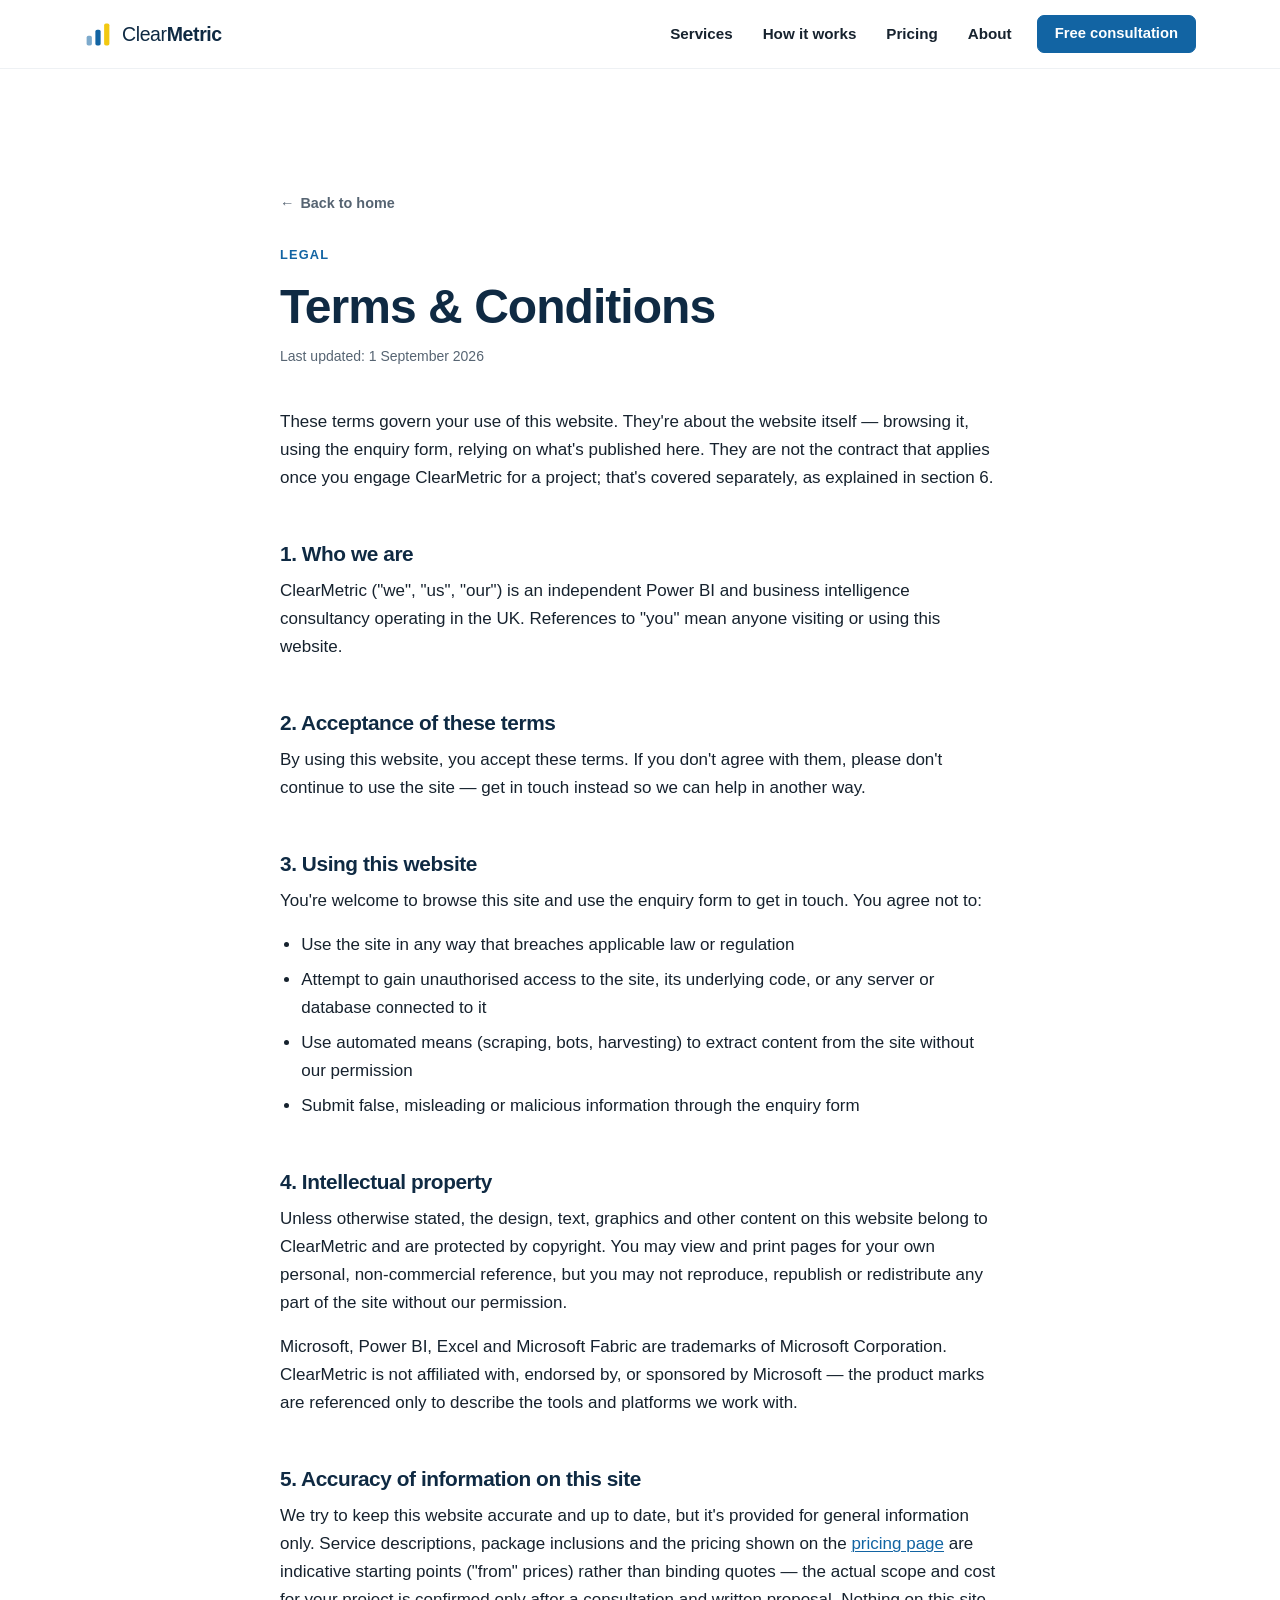
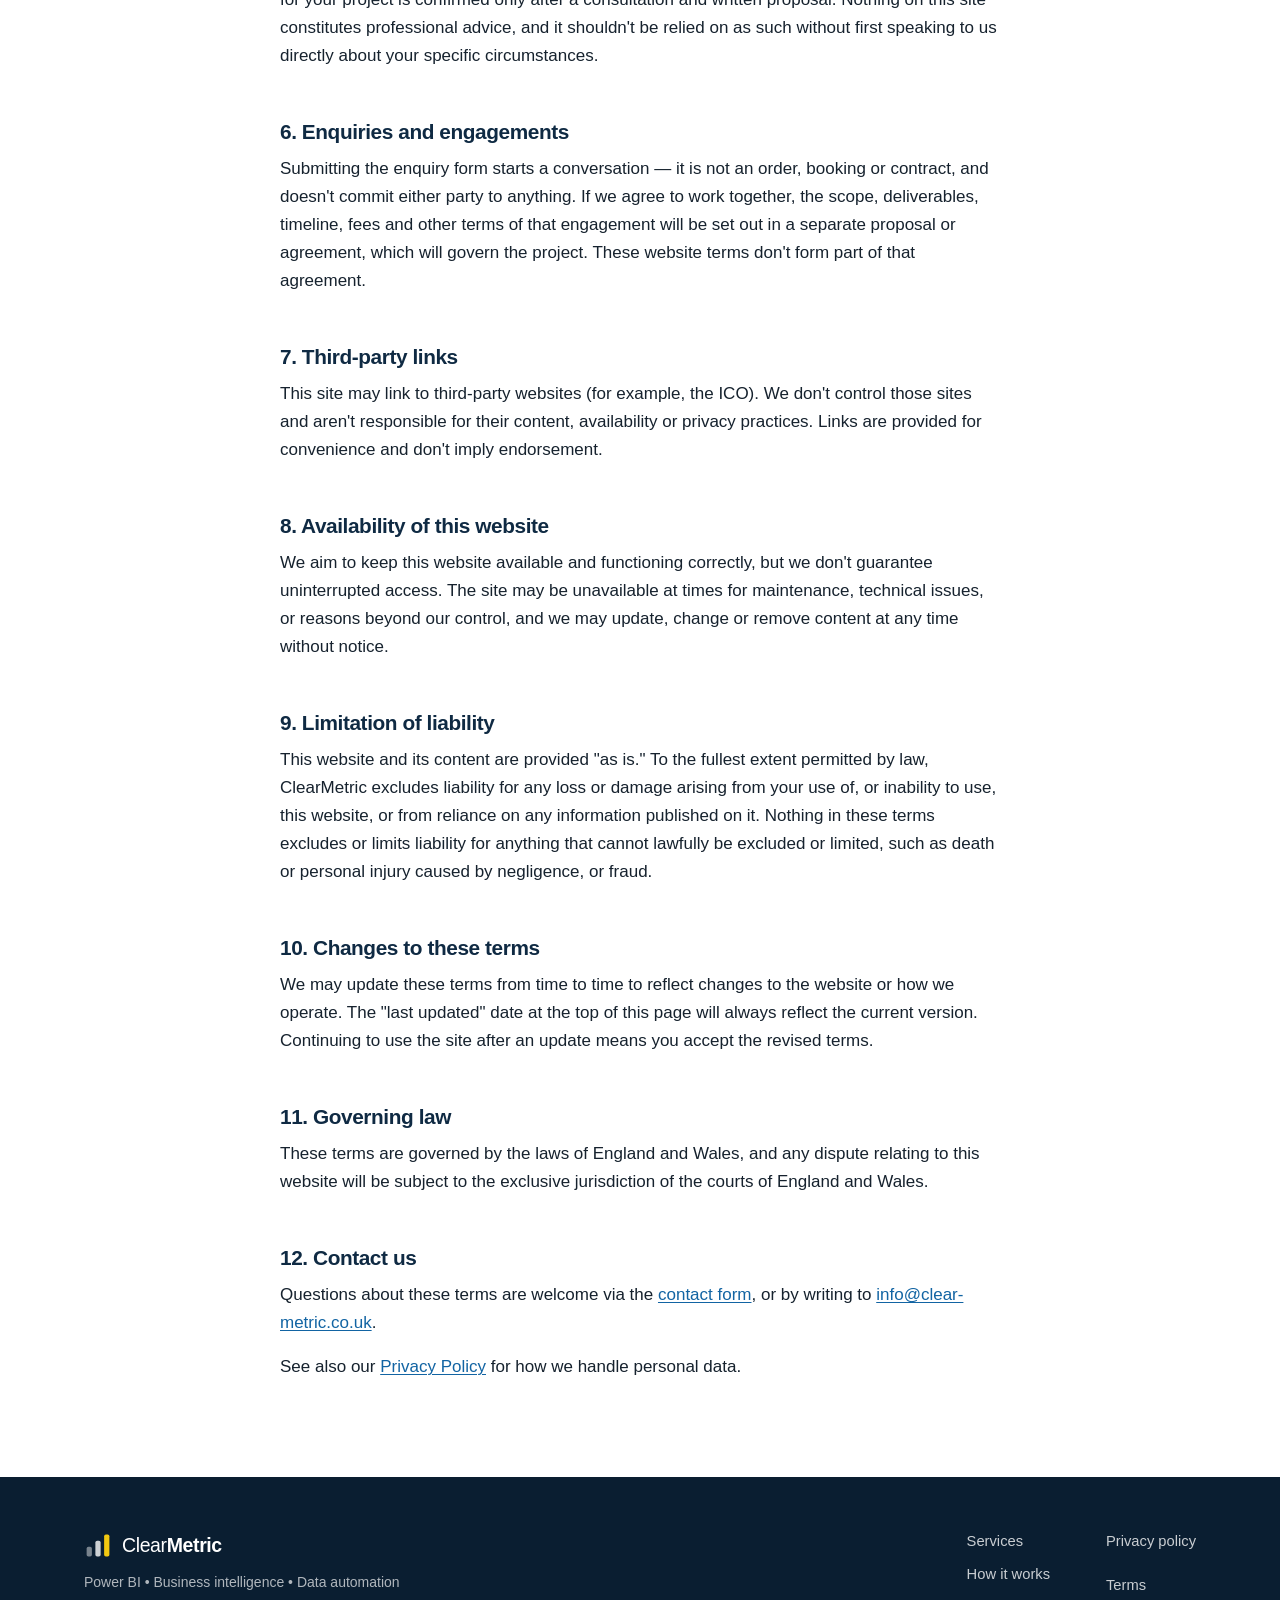
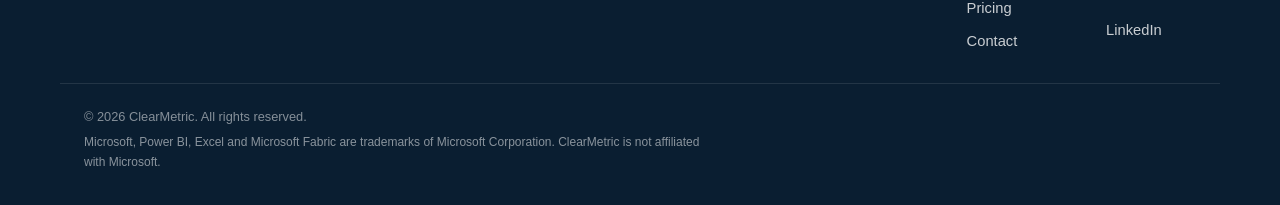
<file: terms.html>
<!DOCTYPE html>
<html lang="en-GB">
<head>
<meta charset="utf-8">
<meta name="viewport" content="width=device-width, initial-scale=1">

<title>Terms &amp; Conditions | ClearMetric</title>
<meta name="description" content="The terms and conditions governing use of the ClearMetric website.">

<link rel="canonical" href="https://www.clear-metric.co.uk/terms.html">

<meta name="theme-color" content="#0F2A43">
<link rel="icon" href="assets/favicon.svg" type="image/svg+xml">
<link rel="stylesheet" href="css/styles.css">
</head>
<body>

<a class="skip-link" href="#main">Skip to main content</a>

<header class="site-header" id="top">
  <div class="container header-inner">
    <a class="brand" href="index.html" aria-label="ClearMetric — home">
      <span class="brand-mark" aria-hidden="true">
        <svg viewBox="0 0 32 32" focusable="false">
          <rect x="3"  y="18" width="6" height="11" rx="2" fill="#1264A3" opacity=".55"/>
          <rect x="13" y="11" width="6" height="18" rx="2" fill="#1264A3"/>
          <rect x="23" y="4"  width="6" height="25" rx="2" fill="#F2C811"/>
        </svg>
      </span>
      <span class="brand-name">Clear<strong>Metric</strong></span>
    </a>

    <button class="nav-toggle" id="navToggle" type="button" aria-label="Open menu" aria-expanded="false" aria-controls="primaryNav">
      <span class="nav-toggle-bars" aria-hidden="true"><span></span><span></span><span></span></span>
    </button>

    <nav class="primary-nav" id="primaryNav" aria-label="Primary">
      <ul class="nav-list">
        <li><a href="index.html#services">Services</a></li>
        <li><a href="index.html#how-it-works">How it works</a></li>
        <li><a href="index.html#pricing">Pricing</a></li>
        <li><a href="index.html#about">About</a></li>
        <li class="nav-cta-item"><a class="btn btn-primary btn-sm" href="index.html#contact">Free consultation</a></li>
      </ul>
    </nav>
  </div>
</header>

<main id="main">
  <section class="section legal-page">
    <div class="container">
      <div class="legal-content">
        <a class="back-link" href="index.html"><span aria-hidden="true">&larr;</span> Back to home</a>

        <p class="eyebrow">Legal</p>
        <h1>Terms &amp; Conditions</h1>
        <p class="fine-print">Last updated: 1 September 2026</p>

        <div class="legal-body">
          <p>These terms govern your use of this website. They're about the website itself — browsing it, using the enquiry form, relying on what's published here. They are not the contract that applies once you engage ClearMetric for a project; that's covered separately, as explained in section&nbsp;6.</p>

          <h2>1. Who we are</h2>
          <p>ClearMetric ("we", "us", "our") is an independent Power BI and business intelligence consultancy operating in the UK. References to "you" mean anyone visiting or using this website.</p>
          <!-- PLACEHOLDER: add a registered business address and, if applicable, a company registration number here before publishing. -->

          <h2>2. Acceptance of these terms</h2>
          <p>By using this website, you accept these terms. If you don't agree with them, please don't continue to use the site — get in touch instead so we can help in another way.</p>

          <h2>3. Using this website</h2>
          <p>You're welcome to browse this site and use the enquiry form to get in touch. You agree not to:</p>
          <ul>
            <li>Use the site in any way that breaches applicable law or regulation</li>
            <li>Attempt to gain unauthorised access to the site, its underlying code, or any server or database connected to it</li>
            <li>Use automated means (scraping, bots, harvesting) to extract content from the site without our permission</li>
            <li>Submit false, misleading or malicious information through the enquiry form</li>
          </ul>

          <h2>4. Intellectual property</h2>
          <p>Unless otherwise stated, the design, text, graphics and other content on this website belong to ClearMetric and are protected by copyright. You may view and print pages for your own personal, non-commercial reference, but you may not reproduce, republish or redistribute any part of the site without our permission.</p>
          <p>Microsoft, Power BI, Excel and Microsoft Fabric are trademarks of Microsoft Corporation. ClearMetric is not affiliated with, endorsed by, or sponsored by Microsoft — the product marks are referenced only to describe the tools and platforms we work with.</p>

          <h2>5. Accuracy of information on this site</h2>
          <p>We try to keep this website accurate and up to date, but it's provided for general information only. Service descriptions, package inclusions and the pricing shown on the <a href="index.html#pricing">pricing page</a> are indicative starting points ("from" prices) rather than binding quotes — the actual scope and cost for your project is confirmed only after a consultation and written proposal. Nothing on this site constitutes professional advice, and it shouldn't be relied on as such without first speaking to us directly about your specific circumstances.</p>

          <h2>6. Enquiries and engagements</h2>
          <p>Submitting the enquiry form starts a conversation — it is not an order, booking or contract, and doesn't commit either party to anything. If we agree to work together, the scope, deliverables, timeline, fees and other terms of that engagement will be set out in a separate proposal or agreement, which will govern the project. These website terms don't form part of that agreement.</p>

          <h2>7. Third-party links</h2>
          <p>This site may link to third-party websites (for example, the ICO). We don't control those sites and aren't responsible for their content, availability or privacy practices. Links are provided for convenience and don't imply endorsement.</p>

          <h2>8. Availability of this website</h2>
          <p>We aim to keep this website available and functioning correctly, but we don't guarantee uninterrupted access. The site may be unavailable at times for maintenance, technical issues, or reasons beyond our control, and we may update, change or remove content at any time without notice.</p>

          <h2>9. Limitation of liability</h2>
          <p>This website and its content are provided "as is." To the fullest extent permitted by law, ClearMetric excludes liability for any loss or damage arising from your use of, or inability to use, this website, or from reliance on any information published on it. Nothing in these terms excludes or limits liability for anything that cannot lawfully be excluded or limited, such as death or personal injury caused by negligence, or fraud.</p>

          <h2>10. Changes to these terms</h2>
          <p>We may update these terms from time to time to reflect changes to the website or how we operate. The "last updated" date at the top of this page will always reflect the current version. Continuing to use the site after an update means you accept the revised terms.</p>

          <h2>11. Governing law</h2>
          <p>These terms are governed by the laws of England and Wales, and any dispute relating to this website will be subject to the exclusive jurisdiction of the courts of England and Wales.</p>

          <h2>12. Contact us</h2>
          <p>Questions about these terms are welcome via the <a href="index.html#contact">contact form</a>, or by writing to <a href="mailto:info@clear-metric.co.uk">info@clear-metric.co.uk</a>.</p>
          <p>See also our <a href="privacy-policy.html">Privacy Policy</a> for how we handle personal data.</p>
        </div>
      </div>
    </div>
  </section>
</main>

<footer class="site-footer">
  <div class="container footer-inner">
    <div class="footer-brand">
      <span class="footer-lockup">
        <span class="brand-mark" aria-hidden="true">
          <svg viewBox="0 0 32 32" focusable="false">
            <rect x="3"  y="18" width="6" height="11" rx="2" fill="#FFFFFF" opacity=".45"/>
            <rect x="13" y="11" width="6" height="18" rx="2" fill="#FFFFFF" opacity=".8"/>
            <rect x="23" y="4"  width="6" height="25" rx="2" fill="#F2C811"/>
          </svg>
        </span>
        <span class="brand-name">Clear<strong>Metric</strong></span>
      </span>
      <p>Power BI &bull; Business intelligence &bull; Data automation</p>
    </div>

    <nav class="footer-nav" aria-label="Footer">
      <ul class="plain-list">
        <li><a href="index.html#services">Services</a></li>
        <li><a href="index.html#how-it-works">How it works</a></li>
        <li><a href="index.html#pricing">Pricing</a></li>
        <li><a href="index.html#contact">Contact</a></li>
      </ul>
      <ul class="plain-list footer-placeholders">
        <li><a href="privacy-policy.html">Privacy policy</a></li>
        <li><a href="terms.html" aria-current="page">Terms</a></li>
        <li><a href="https://www.linkedin.com/company/clear-metric" target="_blank" rel="noopener">LinkedIn</a></li>
      </ul>
    </nav>
  </div>

  <div class="container footer-legal">
    <p>&copy; <span id="year">2026</span> ClearMetric. All rights reserved.</p>
    <p class="trademark-note">Microsoft, Power BI, Excel and Microsoft Fabric are trademarks of Microsoft Corporation. ClearMetric is not affiliated with Microsoft.</p>
  </div>
</footer>

<script src="js/script.js" defer></script>
</body>
</html>
</file>
<file: css/styles.css>
/* ==========================================================================
   ClearMetric — styles.css

   1. Design tokens      2. Base            3. Layout helpers
   4. Buttons            5. Header & nav    6. Hero + dashboard illustration
   7. Services           8. Timeline        9. Pricing
   10. About            11. Contact form   12. Footer
   13. Responsive       14. Reduced motion
   ========================================================================== */


/* ---------- 1. Design tokens ---------- */
:root {
  --colour-navy:        #0F2A43;
  --colour-navy-deep:   #0A1E31;
  --colour-blue:        #1264A3;
  --colour-blue-dark:   #0E4F80;
  --colour-blue-light:  #E8F1F9;
  --colour-yellow:      #F2C811;

  --colour-text:        #16222E;
  --colour-heading:     #0F2A43;
  --colour-muted:       #566472;
  --colour-background:  #FFFFFF;
  --colour-surface:     #F7F8FA;
  --colour-border:      #E3E7EC;
  --colour-border-soft: #EEF1F4;
  --colour-error:       #B4232A;

  --radius-card: 12px;
  --radius-sm:   7px;
  --radius-pill: 999px;

  --shadow-card: 0 1px 2px rgba(15, 42, 67, .04), 0 4px 14px rgba(15, 42, 67, .05);
  --shadow-lift: 0 2px 6px rgba(15, 42, 67, .06), 0 14px 32px rgba(15, 42, 67, .10);

  --container-width: 1160px;
  --gutter: 24px;
  --header-height: 68px;
  --space-section: 96px;

  --font-sans: -apple-system, BlinkMacSystemFont, "Segoe UI", Inter, Roboto,
               "Helvetica Neue", Arial, sans-serif;

  --transition: 160ms ease;
}


/* ---------- 2. Base ---------- */
*, *::before, *::after { box-sizing: border-box; }

html {
  scroll-behavior: smooth;
  scroll-padding-top: calc(var(--header-height) + 16px);
  -webkit-text-size-adjust: 100%;
}

body {
  margin: 0;
  font-family: var(--font-sans);
  font-size: 17px;
  line-height: 1.65;
  color: var(--colour-text);
  background: var(--colour-background);
  overflow-x: hidden;
  -webkit-font-smoothing: antialiased;
}

h1, h2, h3 {
  color: var(--colour-heading);
  line-height: 1.18;
  letter-spacing: -.02em;
  margin: 0 0 .5em;
  text-wrap: balance;
}

h1 { font-size: clamp(2.1rem, 4.2vw, 3rem); font-weight: 700; }
h2 { font-size: clamp(1.7rem, 3vw, 2.25rem); font-weight: 700; }
h3 { font-size: 1.125rem; font-weight: 650; }

p { margin: 0 0 1rem; }
p:last-child { margin-bottom: 0; }

a { color: var(--colour-blue); text-decoration-thickness: 1px; text-underline-offset: 2px; }
a:hover { color: var(--colour-blue-dark); }

svg { display: block; }

.plain-list { list-style: none; margin: 0; padding: 0; }

/* Icon sprite host — present in the DOM, never rendered. */
.svg-defs { position: absolute; width: 0; height: 0; overflow: hidden; }

.skip-link {
  position: absolute;
  left: -9999px;
  top: 0;
  z-index: 100;
  padding: 12px 20px;
  background: var(--colour-navy);
  color: #fff;
  border-radius: 0 0 var(--radius-sm) 0;
  text-decoration: none;
}
.skip-link:focus { left: 0; color: #fff; }

:focus-visible {
  outline: 3px solid var(--colour-blue);
  outline-offset: 2px;
  border-radius: 3px;
}


/* ---------- 3. Layout helpers ---------- */
.container {
  width: 100%;
  max-width: var(--container-width);
  margin: 0 auto;
  padding: 0 var(--gutter);
}

.section { padding: var(--space-section) 0; }
.section-muted { background: var(--colour-surface); }
.section-dark  { background: var(--colour-navy); color: rgba(255, 255, 255, .82); }
.section-dark h2, .section-dark h3 { color: #fff; }

.section-head {
  max-width: 720px;
  margin: 0 0 56px;
}
.section-head h2 { position: relative; padding-top: 18px; }
.section-head h2::before {
  content: "";
  position: absolute;
  top: 0;
  left: 0;
  width: 44px;
  height: 4px;
  border-radius: 2px;
  background: var(--colour-yellow);
}

.eyebrow {
  font-size: .8rem;
  font-weight: 650;
  letter-spacing: .09em;
  text-transform: uppercase;
  color: var(--colour-blue);
  margin-bottom: 14px;
}

.lead {
  font-size: 1.08rem;
  color: var(--colour-muted);
}
.section-dark .lead { color: rgba(255, 255, 255, .8); }

.fine-print {
  font-size: .875rem;
  color: var(--colour-muted);
}


/* ---------- 4. Buttons ---------- */
.btn {
  display: inline-flex;
  align-items: center;
  justify-content: center;
  gap: 8px;
  padding: 13px 24px;
  border: 1px solid transparent;
  border-radius: var(--radius-sm);
  font: inherit;
  font-size: 1rem;
  font-weight: 600;
  line-height: 1.2;
  text-decoration: none;
  cursor: pointer;
  transition: background var(--transition), border-color var(--transition),
              color var(--transition), transform var(--transition),
              box-shadow var(--transition);
}
.btn:active { transform: translateY(1px); }

.btn-primary {
  background: var(--colour-blue);
  border-color: var(--colour-blue);
  color: #fff;
}
.btn-primary:hover {
  background: var(--colour-blue-dark);
  border-color: var(--colour-blue-dark);
  color: #fff;
  box-shadow: var(--shadow-card);
}

.btn-secondary {
  background: #fff;
  border-color: var(--colour-border);
  color: var(--colour-heading);
}
.btn-secondary:hover {
  border-color: var(--colour-blue);
  color: var(--colour-blue-dark);
}

.btn-sm  { padding: 9px 17px; font-size: .925rem; }
.btn-block { display: flex; width: 100%; }

.btn-row {
  display: flex;
  flex-wrap: wrap;
  gap: 12px;
  margin: 28px 0 12px;
}

.link-arrow {
  font-weight: 600;
  text-decoration: none;
  white-space: nowrap;
}
.link-arrow:hover { text-decoration: underline; }
.link-arrow span { transition: margin var(--transition); margin-left: 4px; }
.link-arrow:hover span { margin-left: 9px; }


/* ---------- 5. Header & nav ---------- */
.site-header {
  position: sticky;
  top: 0;
  z-index: 50;
  background: rgba(255, 255, 255, .94);
  backdrop-filter: saturate(160%) blur(8px);
  border-bottom: 1px solid var(--colour-border-soft);
}

.header-inner {
  height: var(--header-height);
  display: flex;
  align-items: center;
  justify-content: space-between;
  gap: 20px;
}

.brand {
  display: inline-flex;
  align-items: center;
  gap: 10px;
  text-decoration: none;
  color: var(--colour-heading);
}
.brand-mark { display: block; width: 28px; height: 28px; }
.brand-mark svg { width: 100%; height: 100%; }
.brand-name {
  font-size: 1.22rem;
  font-weight: 400;
  letter-spacing: -.02em;
}
.brand-name strong { font-weight: 750; }

.nav-list {
  display: flex;
  align-items: center;
  gap: 4px;
  list-style: none;
  margin: 0;
  padding: 0;
}
/* Excludes the CTA, which is a .btn and keeps its own colours. Without the
   :not() this rule outranks .btn-primary and repaints the label dark. */
.nav-list a:not(.btn) {
  display: block;
  padding: 8px 13px;
  border-radius: var(--radius-sm);
  font-size: .95rem;
  font-weight: 550;
  color: var(--colour-text);
  text-decoration: none;
  transition: background var(--transition), color var(--transition);
}
.nav-list a:not(.btn):hover { background: var(--colour-surface); color: var(--colour-heading); }
.nav-cta-item { margin-left: 8px; }

.nav-toggle {
  display: none;
  width: 42px;
  height: 42px;
  padding: 0;
  align-items: center;
  justify-content: center;
  background: none;
  border: 1px solid var(--colour-border);
  border-radius: var(--radius-sm);
  cursor: pointer;
}
.nav-toggle-bars { display: block; width: 18px; }
.nav-toggle-bars span {
  display: block;
  height: 2px;
  border-radius: 1px;
  background: var(--colour-heading);
}
.nav-toggle-bars span + span { margin-top: 4px; }


/* ---------- 6. Hero ---------- */
.hero {
  padding-top: 76px;
  background:
    radial-gradient(900px 420px at 88% -8%, var(--colour-blue-light), transparent 70%);
}

.hero-grid {
  display: grid;
  grid-template-columns: minmax(0, 1.05fr) minmax(0, 1fr);
  gap: 60px;
  align-items: center;
}

.hero-copy h1 { margin-bottom: 20px; }
.hero-copy .lead + .lead { margin-top: -.25rem; }

.tool-row {
  display: flex;
  flex-wrap: wrap;
  gap: 10px;
  margin-top: 30px;
  padding-top: 26px;
  border-top: 1px solid var(--colour-border);
}
.tool-row li {
  display: inline-flex;
  align-items: center;
  gap: 8px;
  padding: 7px 14px 7px 10px;
  background: #fff;
  border: 1px solid var(--colour-border);
  border-radius: var(--radius-pill);
  font-size: .875rem;
  font-weight: 550;
  color: var(--colour-heading);
}
.tool-ico { width: 18px; height: 18px; flex: none; }
.tool-ico-sql {
  display: grid;
  place-items: center;
  width: 18px;
  height: 18px;
  border-radius: 4px;
  background: var(--colour-navy);
  color: #fff;
  font-size: .5rem;
  font-weight: 700;
  letter-spacing: -.02em;
}

/* --- Dashboard illustration --- */
.hero-visual { position: relative; }

.dash {
  background: #fff;
  border: 1px solid var(--colour-border);
  border-radius: var(--radius-card);
  box-shadow: var(--shadow-lift);
  overflow: hidden;
}

.dash-bar {
  display: flex;
  align-items: center;
  gap: 9px;
  padding: 13px 16px;
  background: var(--colour-navy);
}
.dash-dot {
  width: 9px;
  height: 9px;
  border-radius: 50%;
  background: var(--colour-yellow);
  flex: none;
}
.dash-title {
  font-size: .875rem;
  font-weight: 600;
  color: #fff;
}
.dash-live {
  margin-left: auto;
  font-size: .7rem;
  font-weight: 550;
  letter-spacing: .04em;
  text-transform: uppercase;
  color: rgba(255, 255, 255, .62);
}

.kpi-row {
  display: grid;
  grid-template-columns: repeat(3, 1fr);
  border-bottom: 1px solid var(--colour-border-soft);
}
.kpi {
  display: flex;
  flex-direction: column;
  gap: 2px;
  padding: 16px 14px;
}
.kpi + .kpi { border-left: 1px solid var(--colour-border-soft); }
.kpi-label {
  font-size: .7rem;
  font-weight: 600;
  letter-spacing: .05em;
  text-transform: uppercase;
  color: var(--colour-muted);
}
.kpi-value {
  font-size: 1.32rem;
  font-weight: 700;
  letter-spacing: -.02em;
  color: var(--colour-heading);
}
.kpi-delta { font-size: .75rem; font-weight: 600; }
.kpi-delta.up   { color: #1B7A4B; }
.kpi-delta.down { color: #B4232A; }

.chart-row {
  display: grid;
  grid-template-columns: 1.55fr 1fr;
  gap: 18px;
  padding: 18px 16px 20px;
}

.chart-label {
  margin: 0 0 10px;
  font-size: .7rem;
  font-weight: 600;
  letter-spacing: .05em;
  text-transform: uppercase;
  color: var(--colour-muted);
}

.bars {
  display: flex;
  align-items: flex-end;
  gap: 8px;
  height: 108px;
}
.bars span {
  flex: 1;
  border-radius: 3px 3px 0 0;
  background: var(--colour-blue);
  opacity: .8;
}
.bars .bar-hi { background: var(--colour-yellow); opacity: 1; }

.axis {
  display: flex;
  gap: 8px;
  margin-top: 7px;
}
.axis span {
  flex: 1;
  text-align: center;
  font-size: .625rem;
  color: var(--colour-muted);
}

.trend { display: flex; flex-direction: column; }
.trend svg { width: 100%; height: 108px; }
.trend-line {
  fill: none;
  stroke: var(--colour-blue);
  stroke-width: 2.5;
  stroke-linecap: round;
  stroke-linejoin: round;
  vector-effect: non-scaling-stroke;
}
.trend-fill { fill: var(--colour-blue); opacity: .1; }
.trend-foot {
  margin: 7px 0 0;
  font-size: .7rem;
  font-weight: 600;
  color: #1B7A4B;
}


/* ---------- 7. Services ---------- */
.card {
  background: #fff;
  border: 1px solid var(--colour-border);
  border-radius: var(--radius-card);
  box-shadow: var(--shadow-card);
}

.card-grid {
  display: grid;
  grid-template-columns: repeat(3, minmax(0, 1fr));
  gap: 22px;
}

.service-card {
  padding: 26px 24px 28px;
  transition: transform var(--transition), box-shadow var(--transition),
              border-color var(--transition);
}
.service-card:hover {
  transform: translateY(-2px);
  box-shadow: var(--shadow-lift);
  border-color: #D6DDE5;
}

.card-ico {
  display: grid;
  place-items: center;
  width: 46px;
  height: 46px;
  margin-bottom: 16px;
  border-radius: 10px;
  background: var(--colour-blue-light);
}
.card-ico svg { width: 24px; height: 24px; }
.card-ico-brand { background: var(--colour-surface); border: 1px solid var(--colour-border); }

/* Neutral line icons share one stroke treatment. */
.line-ico {
  fill: none;
  stroke: var(--colour-blue);
  stroke-width: 1.7;
  stroke-linecap: round;
  stroke-linejoin: round;
}

.service-card p { color: var(--colour-muted); font-size: .96rem; margin: 0; }


/* ---------- 8. How it works ---------- */
.timeline {
  display: grid;
  grid-template-columns: repeat(4, minmax(0, 1fr));
  gap: 26px;
}

.step { position: relative; padding-top: 30px; }

/* Hairline connector, drawn from the top of each step to the next. */
.step::before {
  content: "";
  position: absolute;
  top: 13px;
  left: 0;
  right: -26px;
  height: 1px;
  background: var(--colour-border);
}
.step:last-child::before { right: 0; }
.step::after {
  content: "";
  position: absolute;
  top: 9px;
  left: 0;
  width: 9px;
  height: 9px;
  border-radius: 50%;
  background: var(--colour-blue);
}
.step:first-child::after { background: var(--colour-yellow); }

.step-num {
  display: block;
  margin-bottom: 6px;
  font-size: .8rem;
  font-weight: 700;
  letter-spacing: .08em;
  color: var(--colour-blue);
}
.step p { color: var(--colour-muted); font-size: .96rem; margin: 0; }


/* ---------- 9. Pricing ---------- */
.pricing-grid {
  display: grid;
  grid-template-columns: repeat(3, minmax(0, 1fr));
  gap: 24px;
  align-items: start;
}

.price-card {
  position: relative;
  display: flex;
  flex-direction: column;
  padding: 30px 26px 30px;
  height: 100%;
}

.price-card-featured {
  border-color: #CBD8E4;
  box-shadow: var(--shadow-lift);
  overflow: hidden;
}
.price-card-featured::before {
  content: "";
  position: absolute;
  inset: 0 0 auto;
  height: 4px;
  background: var(--colour-yellow);
}

.badge {
  position: absolute;
  top: 22px;
  right: 22px;
  padding: 4px 11px;
  border-radius: var(--radius-pill);
  background: var(--colour-navy);
  color: #fff;
  font-size: .7rem;
  font-weight: 650;
  letter-spacing: .03em;
}

.plan-name { margin-bottom: 6px; font-size: 1.2rem; }

.plan-price {
  margin: 0 0 14px;
  font-size: 2.1rem;
  font-weight: 700;
  letter-spacing: -.03em;
  color: var(--colour-heading);
  line-height: 1.1;
}
.plan-price .from {
  display: block;
  font-size: .75rem;
  font-weight: 600;
  letter-spacing: .06em;
  text-transform: uppercase;
  color: var(--colour-muted);
}

.plan-desc {
  color: var(--colour-muted);
  font-size: .96rem;
  padding-bottom: 20px;
  margin-bottom: 20px;
  border-bottom: 1px solid var(--colour-border-soft);
}

.feature-list {
  display: grid;
  gap: 9px;
  margin-bottom: 26px;
}
.feature-list li {
  display: grid;
  grid-template-columns: 18px 1fr;
  gap: 10px;
  align-items: start;
  font-size: .94rem;
}
.feat-tick {
  width: 16px;
  height: 16px;
  margin-top: 5px;
  fill: none;
  stroke: var(--colour-blue);
  stroke-width: 2.6;
  stroke-linecap: round;
  stroke-linejoin: round;
}

/* Pin the CTA to the bottom so buttons line up across cards. */
.price-card .btn { margin-top: auto; }

.retainer-strip {
  display: flex;
  flex-wrap: wrap;
  align-items: center;
  justify-content: space-between;
  gap: 20px;
  margin-top: 28px;
  padding: 24px 28px;
  background: #fff;
  border: 1px solid var(--colour-border);
  border-left: 4px solid var(--colour-yellow);
  border-radius: var(--radius-card);
}
.retainer-copy { max-width: 720px; }
.retainer-copy h3 { margin-bottom: 4px; }
.retainer-price { font-weight: 700; color: var(--colour-blue); }
.retainer-copy p { margin: 0; color: var(--colour-muted); font-size: .94rem; }


/* ---------- 10. About ---------- */
.about-grid {
  display: grid;
  grid-template-columns: minmax(0, 1.25fr) minmax(0, 1fr);
  gap: 56px;
  align-items: center;
}

.about-byline {
  display: flex;
  align-items: center;
  gap: 16px;
  margin-bottom: 24px;
}
.about-photo {
  width: 72px;
  height: 72px;
  border-radius: 50%;
  object-fit: cover;
  border: 2px solid rgba(255, 255, 255, .22);
  flex-shrink: 0;
}
.about-name {
  margin: 0;
  font-weight: 700;
  color: #fff;
  font-size: 1rem;
}
.about-role {
  margin: 0;
  font-size: .85rem;
  color: rgba(255, 255, 255, .65);
}

.about-panel {
  padding: 30px 30px 28px;
  background: rgba(255, 255, 255, .06);
  border: 1px solid rgba(255, 255, 255, .14);
  border-radius: var(--radius-card);
}

.stat-list {
  display: grid;
  grid-template-columns: 1fr 1fr;
  gap: 18px;
  padding-bottom: 24px;
  margin-bottom: 22px;
  border-bottom: 1px solid rgba(255, 255, 255, .14);
}
.stat-num {
  display: block;
  font-size: 2.3rem;
  font-weight: 700;
  letter-spacing: -.03em;
  line-height: 1.1;
  color: var(--colour-yellow);
}
.stat-label {
  display: block;
  font-size: .875rem;
  color: rgba(255, 255, 255, .75);
}

.mini-head {
  font-size: .75rem;
  font-weight: 650;
  letter-spacing: .08em;
  text-transform: uppercase;
  color: rgba(255, 255, 255, .6);
  margin-bottom: 12px;
}
.pill-list { display: flex; flex-wrap: wrap; gap: 8px; }
.pill-list li {
  padding: 6px 14px;
  border: 1px solid rgba(255, 255, 255, .22);
  border-radius: var(--radius-pill);
  font-size: .85rem;
}


/* ---------- 11. Contact & form ---------- */
.contact-grid {
  display: grid;
  grid-template-columns: minmax(0, 1fr) minmax(0, 1.15fr);
  gap: 56px;
  align-items: start;
}

.contact-copy h2 { position: relative; padding-top: 18px; }
.contact-copy h2::before {
  content: "";
  position: absolute;
  top: 0;
  left: 0;
  width: 44px;
  height: 4px;
  border-radius: 2px;
  background: var(--colour-yellow);
}

.reassurance { display: grid; gap: 12px; margin-top: 26px; }
.reassurance li {
  display: grid;
  grid-template-columns: 22px 1fr;
  gap: 10px;
  align-items: start;
  font-weight: 550;
}
.tick-blue {
  width: 20px;
  height: 20px;
  margin-top: 4px;
  fill: none;
  stroke: var(--colour-blue);
  stroke-width: 2.6;
  stroke-linecap: round;
  stroke-linejoin: round;
}

.form-card { padding: 30px 28px; }

.field-row {
  display: grid;
  grid-template-columns: 1fr 1fr;
  gap: 16px;
}
.field { margin-bottom: 16px; }

label {
  display: block;
  margin-bottom: 6px;
  font-size: .875rem;
  font-weight: 600;
  color: var(--colour-heading);
}
.req { color: var(--colour-blue); }
.optional { font-weight: 400; color: var(--colour-muted); }

input, select, textarea {
  width: 100%;
  padding: 11px 13px;
  font: inherit;
  font-size: .96rem;
  color: var(--colour-text);
  background: #fff;
  border: 1px solid var(--colour-border);
  border-radius: var(--radius-sm);
  transition: border-color var(--transition), box-shadow var(--transition);
}
textarea { resize: vertical; min-height: 96px; }

select {
  appearance: none;
  padding-right: 38px;
  background-image: url("data:image/svg+xml,%3Csvg xmlns='http://www.w3.org/2000/svg' viewBox='0 0 12 8'%3E%3Cpath d='M1 1.5 6 6.5l5-5' fill='none' stroke='%23566472' stroke-width='1.6' stroke-linecap='round' stroke-linejoin='round'/%3E%3C/svg%3E");
  background-repeat: no-repeat;
  background-position: right 13px center;
  background-size: 12px;
}

input:focus, select:focus, textarea:focus {
  outline: none;
  border-color: var(--colour-blue);
  box-shadow: 0 0 0 3px rgba(18, 100, 163, .16);
}

input.is-invalid, select.is-invalid, textarea.is-invalid {
  border-color: var(--colour-error);
}
input.is-invalid:focus, textarea.is-invalid:focus {
  box-shadow: 0 0 0 3px rgba(180, 35, 42, .14);
}

.field-error {
  margin: 6px 0 0;
  font-size: .82rem;
  font-weight: 550;
  color: var(--colour-error);
}

.gdpr {
  margin: 16px 0 0;
  font-size: .78rem;
  line-height: 1.55;
  color: var(--colour-muted);
}

.form-status:not(:empty) {
  margin: 14px 0 0;
  font-size: .875rem;
  font-weight: 550;
  color: var(--colour-error);
}

.form-success { text-align: center; padding: 22px 6px 12px; }
.form-success:focus { outline: none; }
.success-ico {
  display: grid;
  place-items: center;
  width: 52px;
  height: 52px;
  margin: 0 auto 18px;
  border-radius: 50%;
  background: var(--colour-blue-light);
}
.success-ico svg {
  width: 26px;
  height: 26px;
  fill: none;
  stroke: var(--colour-blue);
  stroke-width: 2.6;
  stroke-linecap: round;
  stroke-linejoin: round;
}
.form-success p { color: var(--colour-muted); margin-bottom: 22px; }


/* ---------- 12. Footer ---------- */
.site-footer {
  background: var(--colour-navy-deep);
  color: rgba(255, 255, 255, .68);
  padding: 52px 0 26px;
  font-size: .92rem;
}

.footer-inner {
  display: flex;
  flex-wrap: wrap;
  justify-content: space-between;
  gap: 32px;
  padding-bottom: 30px;
  border-bottom: 1px solid rgba(255, 255, 255, .1);
}

.footer-lockup {
  display: inline-flex;
  align-items: center;
  gap: 10px;
  color: #fff;
  margin-bottom: 10px;
}
.footer-brand p { margin: 0; font-size: .875rem; }

.footer-nav { display: flex; gap: 56px; }
.footer-nav ul { display: grid; gap: 9px; }
.footer-nav a {
  color: rgba(255, 255, 255, .78);
  text-decoration: none;
}
.footer-nav a:hover { color: #fff; text-decoration: underline; }

.footer-legal {
  padding-top: 22px;
  font-size: .8rem;
  color: rgba(255, 255, 255, .5);
}
.footer-legal p { margin: 0 0 6px; }
.trademark-note { max-width: 620px; font-size: .75rem; color: rgba(255, 255, 255, .52); }


/* ---------- 12b. Legal pages ---------- */
.legal-content {
  max-width: 720px;
  margin: 0 auto;
  padding: 24px 0 0;
}

.back-link {
  display: inline-flex;
  align-items: center;
  gap: 6px;
  font-size: .9rem;
  font-weight: 600;
  color: var(--colour-muted);
  text-decoration: none;
  margin-bottom: 28px;
}
.back-link:hover { color: var(--colour-blue); }
.back-link span { transition: margin var(--transition); }
.back-link:hover span { margin-right: 3px; }

.legal-content h1 { margin-bottom: .2em; }
.legal-content > .fine-print { margin-bottom: 40px; }

.legal-body h2 {
  font-size: 1.3rem;
  margin-top: 2.4em;
  padding-top: 0;
}
.legal-body h2:first-child { margin-top: 0; }
.legal-body h3 { font-size: 1rem; margin-top: 1.6em; }
.legal-body p, .legal-body ul { color: var(--colour-text); }
.legal-body ul { margin: 0 0 1rem; padding-left: 1.25em; }
.legal-body li { margin-bottom: .4em; }
.legal-body li:last-child { margin-bottom: 0; }


/* ---------- 13. Responsive ---------- */
@media (max-width: 1000px) {
  .hero-grid { grid-template-columns: 1fr; gap: 44px; }
  .hero-visual { max-width: 560px; }

  .card-grid { grid-template-columns: repeat(2, minmax(0, 1fr)); }

  .timeline { grid-template-columns: repeat(2, minmax(0, 1fr)); row-gap: 34px; }

  .pricing-grid { grid-template-columns: 1fr; max-width: 560px; }
  .price-card-featured { order: -1; }

  .about-grid, .contact-grid { grid-template-columns: 1fr; gap: 40px; }
}

@media (max-width: 860px) {
  :root { --space-section: 64px; }

  .nav-toggle { display: inline-flex; }

  /* Only collapse the menu once the toggle can actually reopen it. */
  .js .primary-nav {
    display: none;
    position: absolute;
    top: var(--header-height);
    left: 0;
    right: 0;
    padding: 10px var(--gutter) 18px;
    background: #fff;
    border-bottom: 1px solid var(--colour-border);
    box-shadow: var(--shadow-card);
  }
  .js .primary-nav.is-open { display: block; }
  .js .nav-list { flex-direction: column; align-items: stretch; gap: 2px; }
  .js .nav-list a:not(.btn) { padding: 12px 10px; }
  .js .nav-cta-item { margin: 8px 0 0; }
  .js .nav-cta-item a { justify-content: center; padding: 12px 18px; }

  .site-header { position: relative; }
}

@media (max-width: 620px) {
  body { font-size: 16px; }

  .card-grid { grid-template-columns: 1fr; }
  .timeline  { grid-template-columns: 1fr; row-gap: 28px; }

  /* Vertical connector once the steps stack. */
  .step { padding-top: 0; padding-left: 30px; }
  .step::before {
    top: 6px;
    bottom: -28px;
    left: 4px;
    right: auto;
    width: 1px;
    height: auto;
  }
  .step:last-child::before { bottom: 0; }
  .step::after { top: 6px; left: 0; }

  .chart-row { grid-template-columns: 1fr; }
  .kpi-value { font-size: 1.15rem; }

  .form-card { padding: 24px 20px; }
  .field-row { grid-template-columns: 1fr; gap: 0; }

  .retainer-strip { padding: 22px 20px; }
  .stat-list { grid-template-columns: 1fr; }
  .footer-nav { gap: 40px; }
  .btn-row .btn { width: 100%; }
}


/* ---------- 14. Reduced motion ---------- */
@media (prefers-reduced-motion: reduce) {
  html { scroll-behavior: auto; }
  *, *::before, *::after {
    animation-duration: .01ms !important;
    animation-iteration-count: 1 !important;
    transition-duration: .01ms !important;
  }
}
</file>
